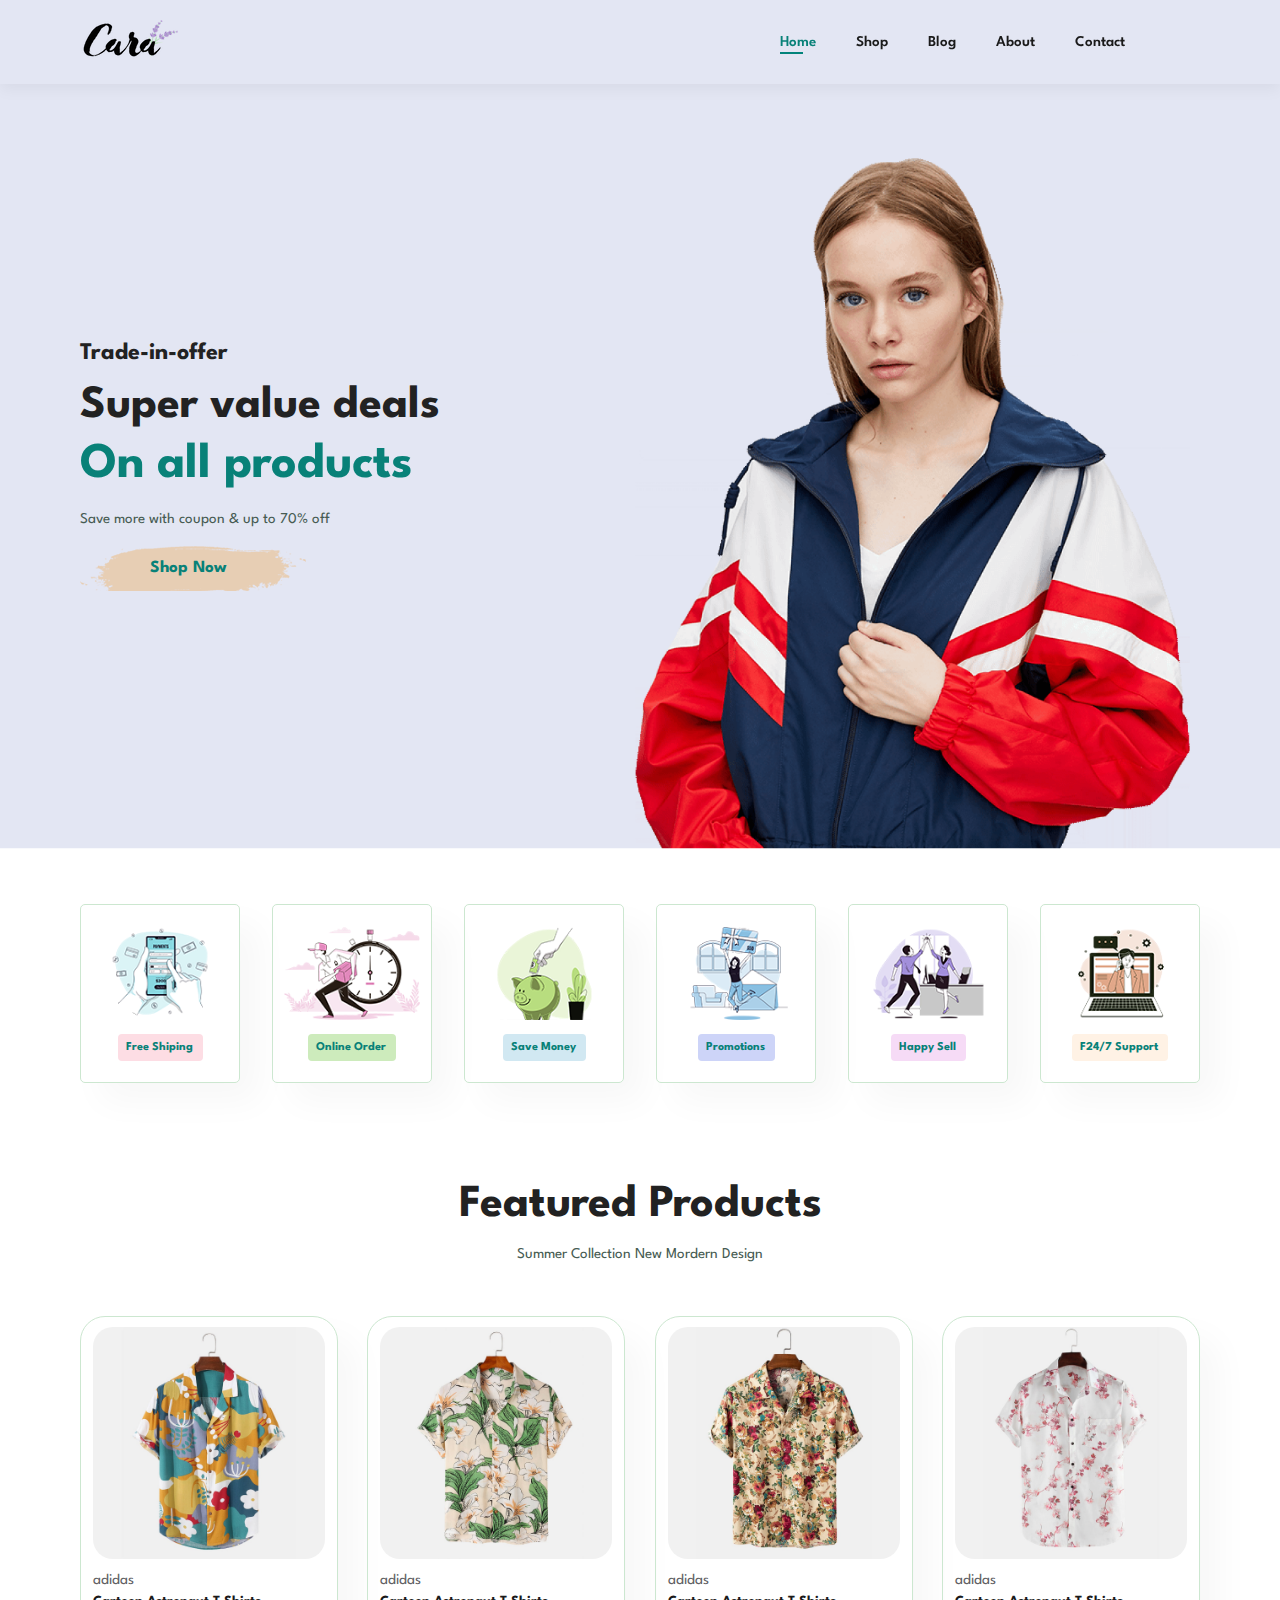
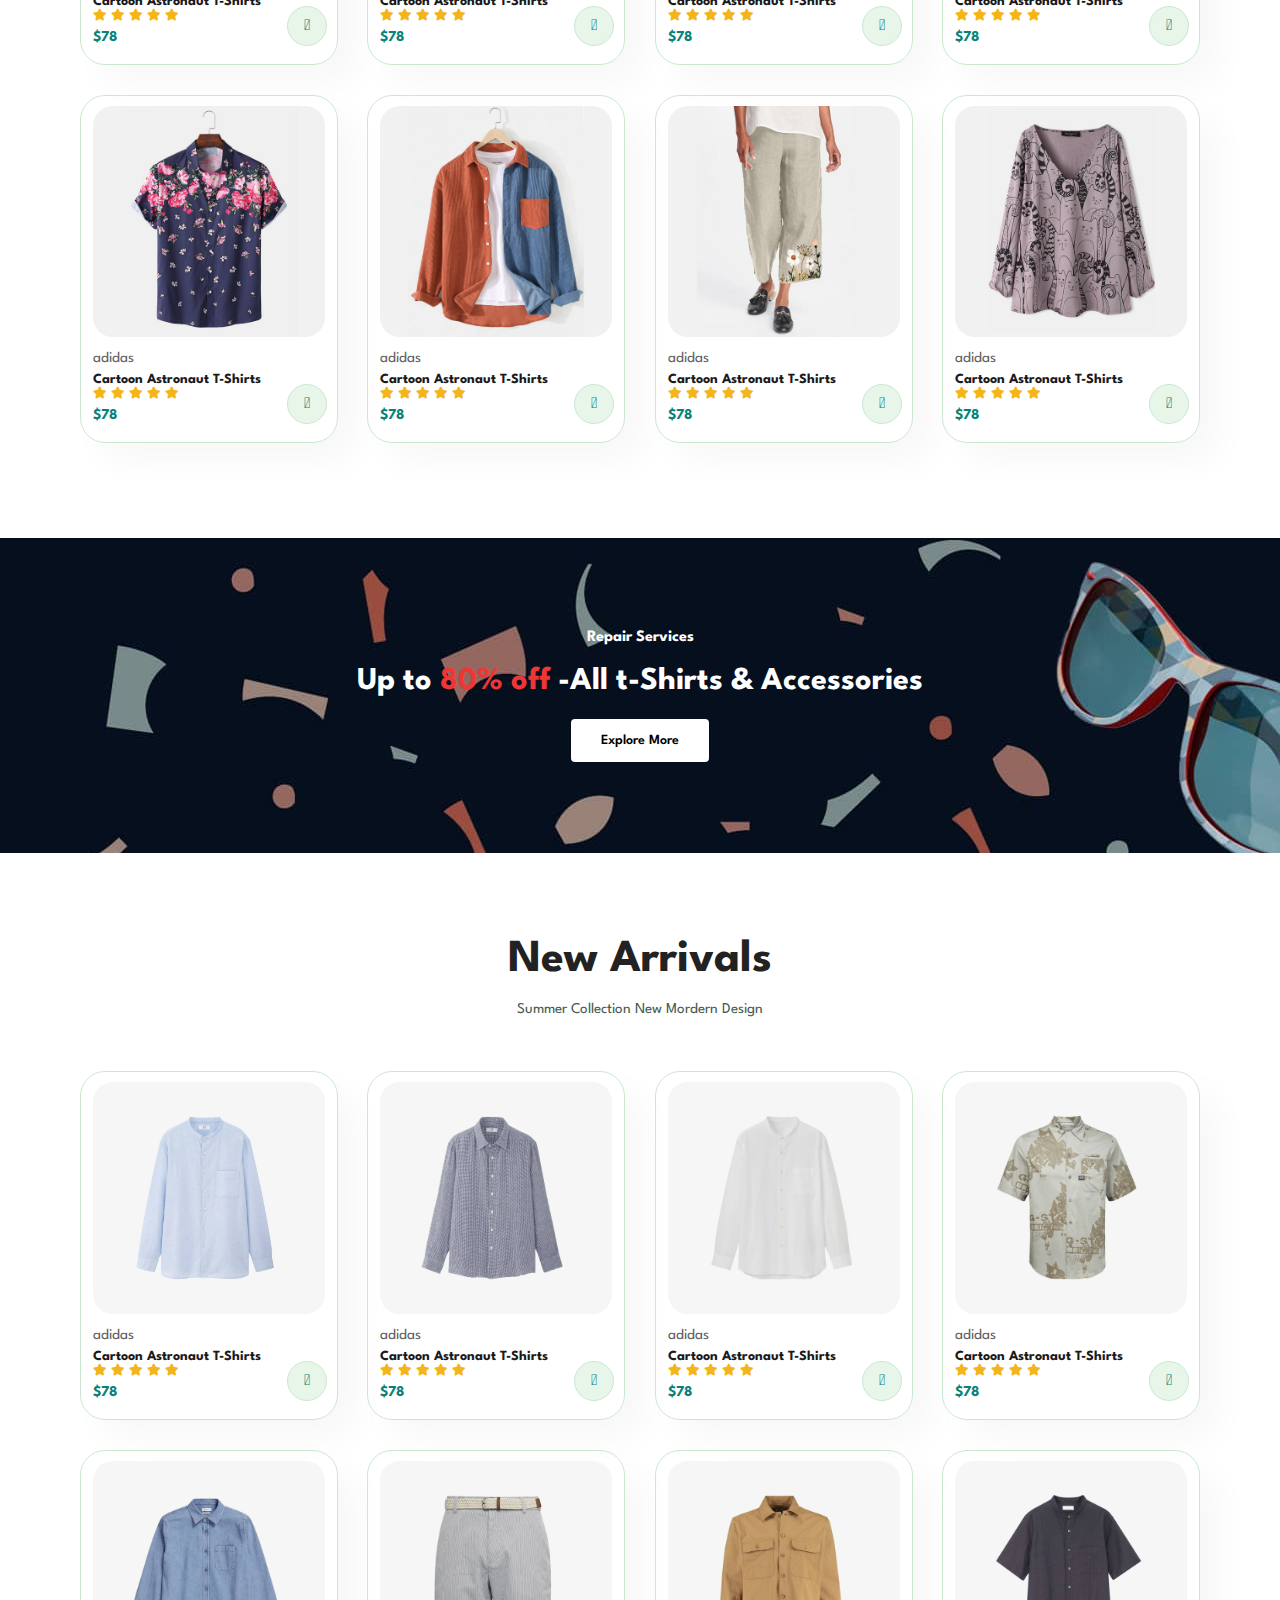
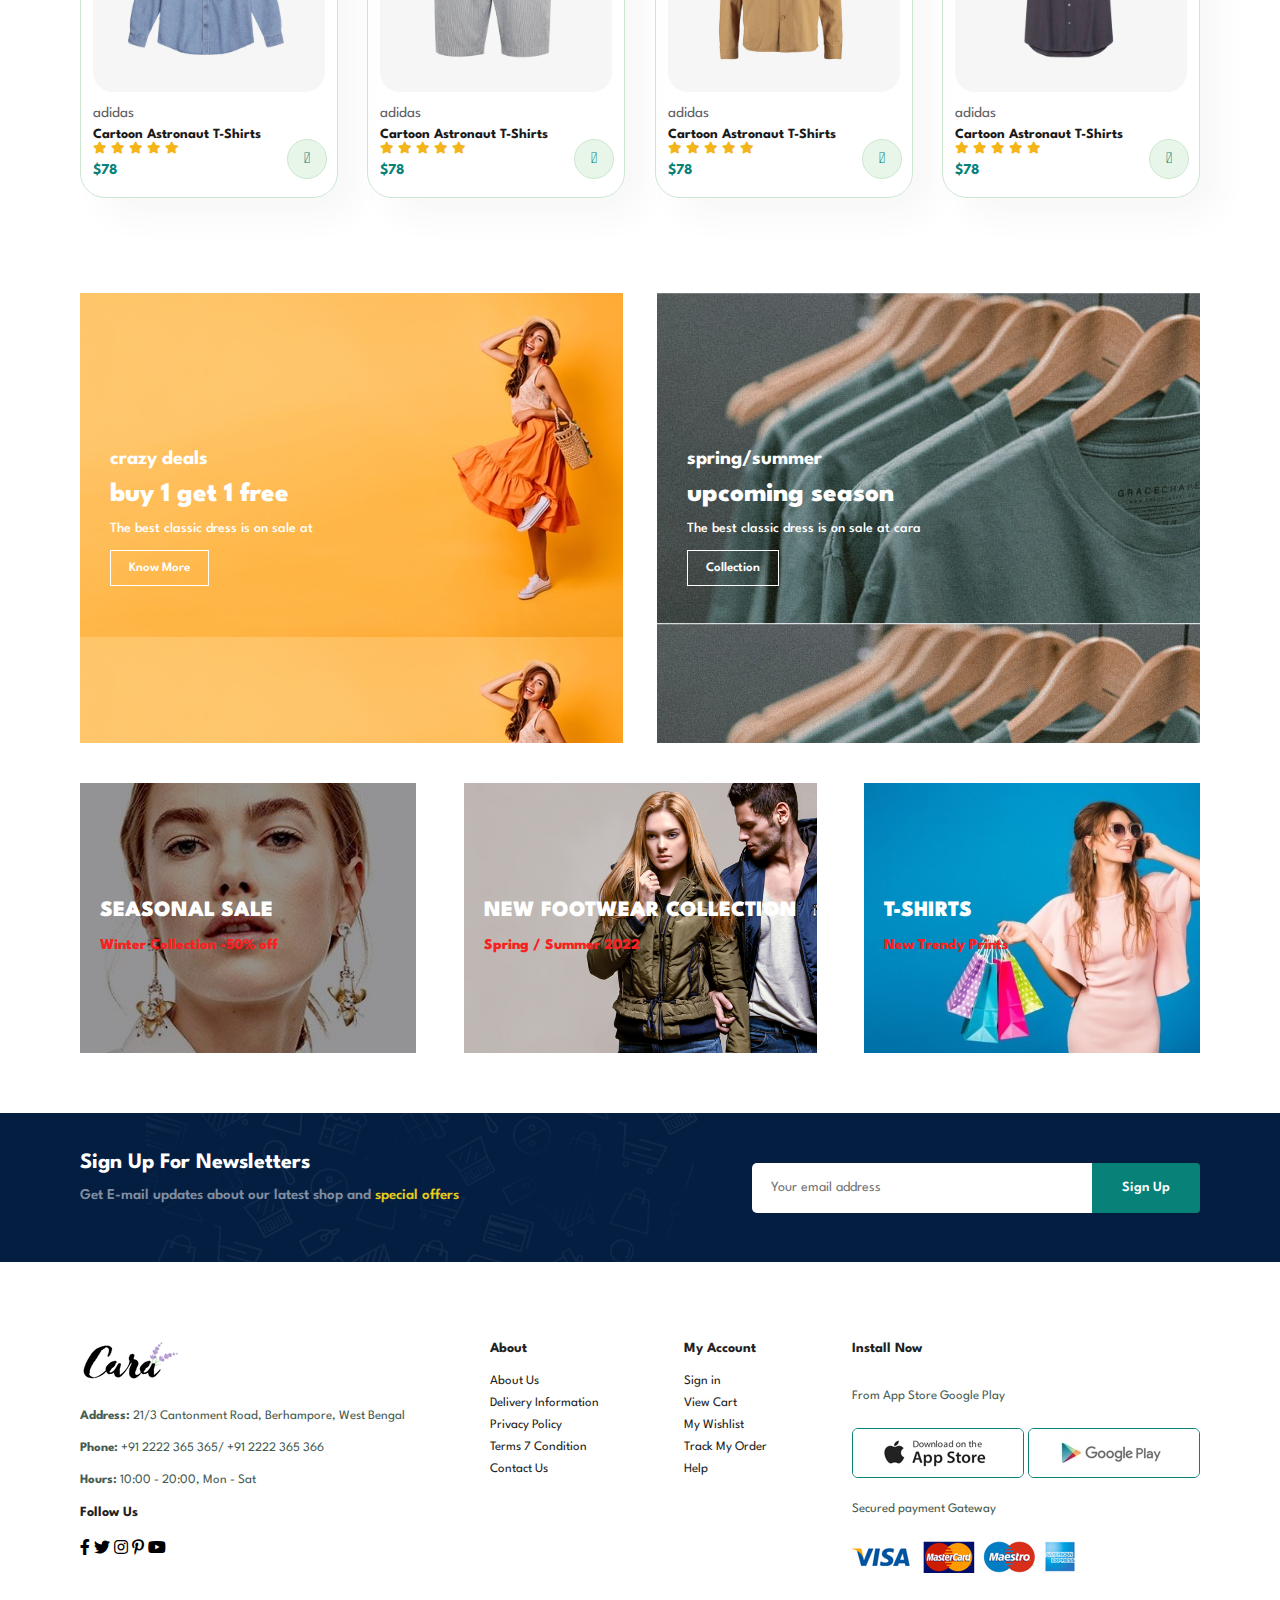
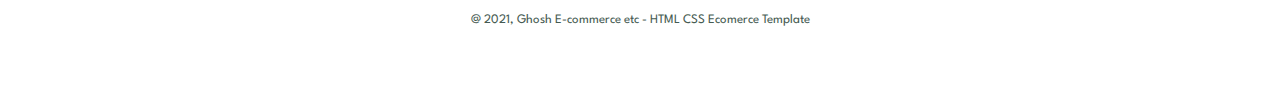
<file: index.html>
<!DOCTYPE html>
<html lang="en">

<head>
    <meta charset="UTF-8">
    <meta http-equiv="X-UA-Compatible" content="IE=edge">
    <meta name="viewport" content="width=device-width, initial-scale=1.0">
    <title>E-Commerce website jayanta</title>
    <link href="https://pro.fontawesome.com/releases/v5.10.0/css/all.css" rel="stylesheet">
    <link rel="stylesheet" href="style.css">
</head>

<body>

    <section id="header">
        <a href="#"><img src="img/logo.png" class="logo" alt=""></a>
        <div>
            <ul id="navbar">
                <li><a class="active" href="index.html">Home</a></li>
                <li><a href="shop.html">Shop</a></li>
                <li><a href="blog.html">Blog</a></li>
                <li><a href="about.html">About</a></li>
                <li><a href="contact.html">Contact</a></li>
                <li id="lg-bag"><a href="cart.html"><i class="far fa-shopping-bag"></i></a></li>
                <a href="#" id="close"><i class="far fa-times"></i></a>
            </ul>
        </div>
        <div id="mobile">
            <a href="cart.html"><i class="far fa-shopping-bag"></i></a>
            <i id="bar" class="fas fa-outdent"></i>
        </div>
    </section>

    <section id="hero">
        <h4>Trade-in-offer</h4>
        <h2>Super value deals</h2>
        <h1>On all products</h1>
        <p>Save more with coupon & up to 70% off</p>
        <button>Shop Now</button>
    </section>

    <section id="feature" class="section-p1">
        <div class="fe-box">
            <img src="img/features/f1.png" alt="">
            <h6>Free Shiping</h6>
        </div>
        <div class="fe-box">
            <img src="img/features/f2.png" alt="">
            <h6>Online Order</h6>
        </div>
        <div class="fe-box">
            <img src="img/features/f3.png" alt="">
            <h6>Save Money</h6>
        </div>
        <div class="fe-box">
            <img src="img/features/f4.png" alt="">
            <h6>Promotions</h6>
        </div>
        <div class="fe-box">
            <img src="img/features/f5.png" alt="">
            <h6>Happy Sell</h6>
        </div>
        <div class="fe-box">
            <img src="img/features/f6.png" alt="">
            <h6>F24/7 Support</h6>
        </div>
    </section>

    <section id="product1" class="section-p1">
        <h2>Featured Products</h2>
        <p>Summer Collection New Mordern Design</p>
        <div class="pro-container">
            <div class="pro">
                <img src="img/products/f1.jpg" alt="">
                <div class="des">
                    <span>adidas</span>
                    <h5>Cartoon Astronaut T-Shirts</h5>
                    <div class="star">
                        <i class="fas fa-star"></i>
                        <i class="fas fa-star"></i>
                        <i class="fas fa-star"></i>
                        <i class="fas fa-star"></i>
                        <i class="fas fa-star"></i>
                    </div>
                    <h4>$78</h4>
                </div>
                <a href="#"><i class="fal fa-shopping-cart cart"></i></a>
            </div>
            <div class="pro">
                <img src="img/products/f2.jpg" alt="">
                <div class="des">
                    <span>adidas</span>
                    <h5>Cartoon Astronaut T-Shirts</h5>
                    <div class="star">
                        <i class="fas fa-star"></i>
                        <i class="fas fa-star"></i>
                        <i class="fas fa-star"></i>
                        <i class="fas fa-star"></i>
                        <i class="fas fa-star"></i>
                    </div>
                    <h4>$78</h4>
                </div>
                <a href="#"><i class="fal fa-shopping-cart cart"></i></a>
            </div>
            <div class="pro">
                <img src="img/products/f3.jpg" alt="">
                <div class="des">
                    <span>adidas</span>
                    <h5>Cartoon Astronaut T-Shirts</h5>
                    <div class="star">
                        <i class="fas fa-star"></i>
                        <i class="fas fa-star"></i>
                        <i class="fas fa-star"></i>
                        <i class="fas fa-star"></i>
                        <i class="fas fa-star"></i>
                    </div>
                    <h4>$78</h4>
                </div>
                <a href="#"><i class="fal fa-shopping-cart cart"></i></a>
            </div>
            <div class="pro">
                <img src="img/products/f4.jpg" alt="">
                <div class="des">
                    <span>adidas</span>
                    <h5>Cartoon Astronaut T-Shirts</h5>
                    <div class="star">
                        <i class="fas fa-star"></i>
                        <i class="fas fa-star"></i>
                        <i class="fas fa-star"></i>
                        <i class="fas fa-star"></i>
                        <i class="fas fa-star"></i>
                    </div>
                    <h4>$78</h4>
                </div>
                <a href="#"><i class="fal fa-shopping-cart cart"></i></a>
            </div>
            <div class="pro">
                <img src="img/products/f5.jpg" alt="">
                <div class="des">
                    <span>adidas</span>
                    <h5>Cartoon Astronaut T-Shirts</h5>
                    <div class="star">
                        <i class="fas fa-star"></i>
                        <i class="fas fa-star"></i>
                        <i class="fas fa-star"></i>
                        <i class="fas fa-star"></i>
                        <i class="fas fa-star"></i>
                    </div>
                    <h4>$78</h4>
                </div>
                <a href="#"><i class="fal fa-shopping-cart cart"></i></a>
            </div>
            <div class="pro">
                <img src="img/products/f6.jpg" alt="">
                <div class="des">
                    <span>adidas</span>
                    <h5>Cartoon Astronaut T-Shirts</h5>
                    <div class="star">
                        <i class="fas fa-star"></i>
                        <i class="fas fa-star"></i>
                        <i class="fas fa-star"></i>
                        <i class="fas fa-star"></i>
                        <i class="fas fa-star"></i>
                    </div>
                    <h4>$78</h4>
                </div>
                <a href="#"><i class="fal fa-shopping-cart cart"></i></a>
            </div>
            <div class="pro">
                <img src="img/products/f7.jpg" alt="">
                <div class="des">
                    <span>adidas</span>
                    <h5>Cartoon Astronaut T-Shirts</h5>
                    <div class="star">
                        <i class="fas fa-star"></i>
                        <i class="fas fa-star"></i>
                        <i class="fas fa-star"></i>
                        <i class="fas fa-star"></i>
                        <i class="fas fa-star"></i>
                    </div>
                    <h4>$78</h4>
                </div>
                <a href="#"><i class="fal fa-shopping-cart cart"></i></a>
            </div>
            <div class="pro">
                <img src="img/products/f8.jpg" alt="">
                <div class="des">
                    <span>adidas</span>
                    <h5>Cartoon Astronaut T-Shirts</h5>
                    <div class="star">
                        <i class="fas fa-star"></i>
                        <i class="fas fa-star"></i>
                        <i class="fas fa-star"></i>
                        <i class="fas fa-star"></i>
                        <i class="fas fa-star"></i>
                    </div>
                    <h4>$78</h4>
                </div>
                <a href="#"><i class="fal fa-shopping-cart cart"></i></a>
            </div>
        </div>
    </section>

    <section id="banner" class="section-m1">
        <h4>Repair Services</h4>
        <h2>Up to <span>80% off</span> -All t-Shirts & Accessories</h2>
        <button class="normal">Explore More</button>
    </section>

    <section id="product1" class="section-p1">
        <h2>New Arrivals</h2>
        <p>Summer Collection New Mordern Design</p>
        <div class="pro-container">
            <div class="pro">
                <img src="img/products/n1.jpg" alt="">
                <div class="des">
                    <span>adidas</span>
                    <h5>Cartoon Astronaut T-Shirts</h5>
                    <div class="star">
                        <i class="fas fa-star"></i>
                        <i class="fas fa-star"></i>
                        <i class="fas fa-star"></i>
                        <i class="fas fa-star"></i>
                        <i class="fas fa-star"></i>
                    </div>
                    <h4>$78</h4>
                </div>
                <a href="#"><i class="fal fa-shopping-cart cart"></i></a>
            </div>
            <div class="pro">
                <img src="img/products/n2.jpg" alt="">
                <div class="des">
                    <span>adidas</span>
                    <h5>Cartoon Astronaut T-Shirts</h5>
                    <div class="star">
                        <i class="fas fa-star"></i>
                        <i class="fas fa-star"></i>
                        <i class="fas fa-star"></i>
                        <i class="fas fa-star"></i>
                        <i class="fas fa-star"></i>
                    </div>
                    <h4>$78</h4>
                </div>
                <a href="#"><i class="fal fa-shopping-cart cart"></i></a>
            </div>
            <div class="pro">
                <img src="img/products/n3.jpg" alt="">
                <div class="des">
                    <span>adidas</span>
                    <h5>Cartoon Astronaut T-Shirts</h5>
                    <div class="star">
                        <i class="fas fa-star"></i>
                        <i class="fas fa-star"></i>
                        <i class="fas fa-star"></i>
                        <i class="fas fa-star"></i>
                        <i class="fas fa-star"></i>
                    </div>
                    <h4>$78</h4>
                </div>
                <a href="#"><i class="fal fa-shopping-cart cart"></i></a>
            </div>
            <div class="pro">
                <img src="img/products/n4.jpg" alt="">
                <div class="des">
                    <span>adidas</span>
                    <h5>Cartoon Astronaut T-Shirts</h5>
                    <div class="star">
                        <i class="fas fa-star"></i>
                        <i class="fas fa-star"></i>
                        <i class="fas fa-star"></i>
                        <i class="fas fa-star"></i>
                        <i class="fas fa-star"></i>
                    </div>
                    <h4>$78</h4>
                </div>
                <a href="#"><i class="fal fa-shopping-cart cart"></i></a>
            </div>
            <div class="pro">
                <img src="img/products/n5.jpg" alt="">
                <div class="des">
                    <span>adidas</span>
                    <h5>Cartoon Astronaut T-Shirts</h5>
                    <div class="star">
                        <i class="fas fa-star"></i>
                        <i class="fas fa-star"></i>
                        <i class="fas fa-star"></i>
                        <i class="fas fa-star"></i>
                        <i class="fas fa-star"></i>
                    </div>
                    <h4>$78</h4>
                </div>
                <a href="#"><i class="fal fa-shopping-cart cart"></i></a>
            </div>
            <div class="pro">
                <img src="img/products/n6.jpg" alt="">
                <div class="des">
                    <span>adidas</span>
                    <h5>Cartoon Astronaut T-Shirts</h5>
                    <div class="star">
                        <i class="fas fa-star"></i>
                        <i class="fas fa-star"></i>
                        <i class="fas fa-star"></i>
                        <i class="fas fa-star"></i>
                        <i class="fas fa-star"></i>
                    </div>
                    <h4>$78</h4>
                </div>
                <a href="#"><i class="fal fa-shopping-cart cart"></i></a>
            </div>
            <div class="pro">
                <img src="img/products/n7.jpg" alt="">
                <div class="des">
                    <span>adidas</span>
                    <h5>Cartoon Astronaut T-Shirts</h5>
                    <div class="star">
                        <i class="fas fa-star"></i>
                        <i class="fas fa-star"></i>
                        <i class="fas fa-star"></i>
                        <i class="fas fa-star"></i>
                        <i class="fas fa-star"></i>
                    </div>
                    <h4>$78</h4>
                </div>
                <a href="#"><i class="fal fa-shopping-cart cart"></i></a>
            </div>
            <div class="pro">
                <img src="img/products/n8.jpg" alt="">
                <div class="des">
                    <span>adidas</span>
                    <h5>Cartoon Astronaut T-Shirts</h5>
                    <div class="star">
                        <i class="fas fa-star"></i>
                        <i class="fas fa-star"></i>
                        <i class="fas fa-star"></i>
                        <i class="fas fa-star"></i>
                        <i class="fas fa-star"></i>
                    </div>
                    <h4>$78</h4>
                </div>
                <a href="#"><i class="fal fa-shopping-cart cart"></i></a>
            </div>
        </div>
    </section>

    <section id="sm-banner" class="section-p1">
        <div class="banner-box">
            <h4>crazy deals</h4>
            <h2>buy 1 get 1 free</h2>
            <span>The best classic dress is on sale at</span>
            <button class="white">Know More</button>
        </div>
        <div class="banner-box banner-box2">
            <h4>spring/summer</h4>
            <h2>upcoming season</h2>
            <span>The best classic dress is on sale at cara</span>
            <button class="white">Collection</button>
        </div>
    </section>

    <section id="banner2">
        <div class="banner-box">
            <h2>SEASONAL SALE</h2>
            <h3>Winter Collection -50% off</h3>
        </div>
        <div class="banner-box banner-box2">
            <h2>NEW FOOTWEAR COLLECTION</h2>
            <h3>Spring / Summer 2022</h3>
        </div>
        <div class="banner-box banner-box3">
            <h2>T-SHIRTS</h2>
            <h3>New Trendy Prints</h3>
        </div>
    </section>

    <section id="newsletter" class="section-m1 section-p1">
        <div class="news-text">
            <h4>Sign Up For Newsletters</h4>
            <p>Get E-mail updates about our latest shop and <span>special offers</span></p>
        </div>
        <div class="form">
            <input type="text" placeholder="Your email address">
            <button class="normal">Sign Up</button>
        </div>
    </section>

    <footer class="section-p1">
        <div class="col">
            <img class="logo" src="img/logo.png" alt="">
            <h4Contacth4>
                <p><Strong>Address: </Strong>21/3 Cantonment Road, Berhampore, West Bengal</p>
                <p><Strong>Phone: </Strong>+91 2222 365 365/ +91 2222 365 366</p>
                <p><Strong>Hours: </Strong>10:00 - 20:00, Mon - Sat</p>
                <div class="follow">
                    <h4>Follow Us</h4>
                    <div>
                        <i class="fab fa-facebook-f"></i>
                        <i class="fab fa-twitter"></i>
                        <i class="fab fa-instagram"></i>
                        <i class="fab fa-pinterest-p"></i>
                        <i class="fab fa-youtube"></i>
                    </div>
                </div>
        </div>
        <div class="col">
            <h4>About</h4>
            <a href="#">About Us</a>
            <a href="#">Delivery Information</a>
            <a href="#">Privacy Policy</a>
            <a href="#">Terms 7 Condition</a>
            <a href="#">Contact Us</a>
        </div>
        <div class="col">
            <h4>My Account</h4>
            <a href="#">Sign in</a>
            <a href="#">View Cart</a>
            <a href="#">My Wishlist</a>
            <a href="#">Track My Order</a>
            <a href="#">Help</a>
        </div>
        <div class="col install">
            <h4>Install Now</h4>
            <p>From App Store Google Play</p>
            <div class="row">
                <img src="img/pay/app.jpg" alt="">
                <img src="img/pay/play.jpg" alt="">
            </div>
            <P>Secured payment Gateway</P>
            <img src="img/pay/pay.png" alt="">
        </div>
        <div class="copyright">
            <p>@ 2021, Ghosh E-commerce etc - HTML CSS Ecomerce Template</p>
        </div>
    </footer>



    <script src="script.js"></script>
</body>

</html>
</file>
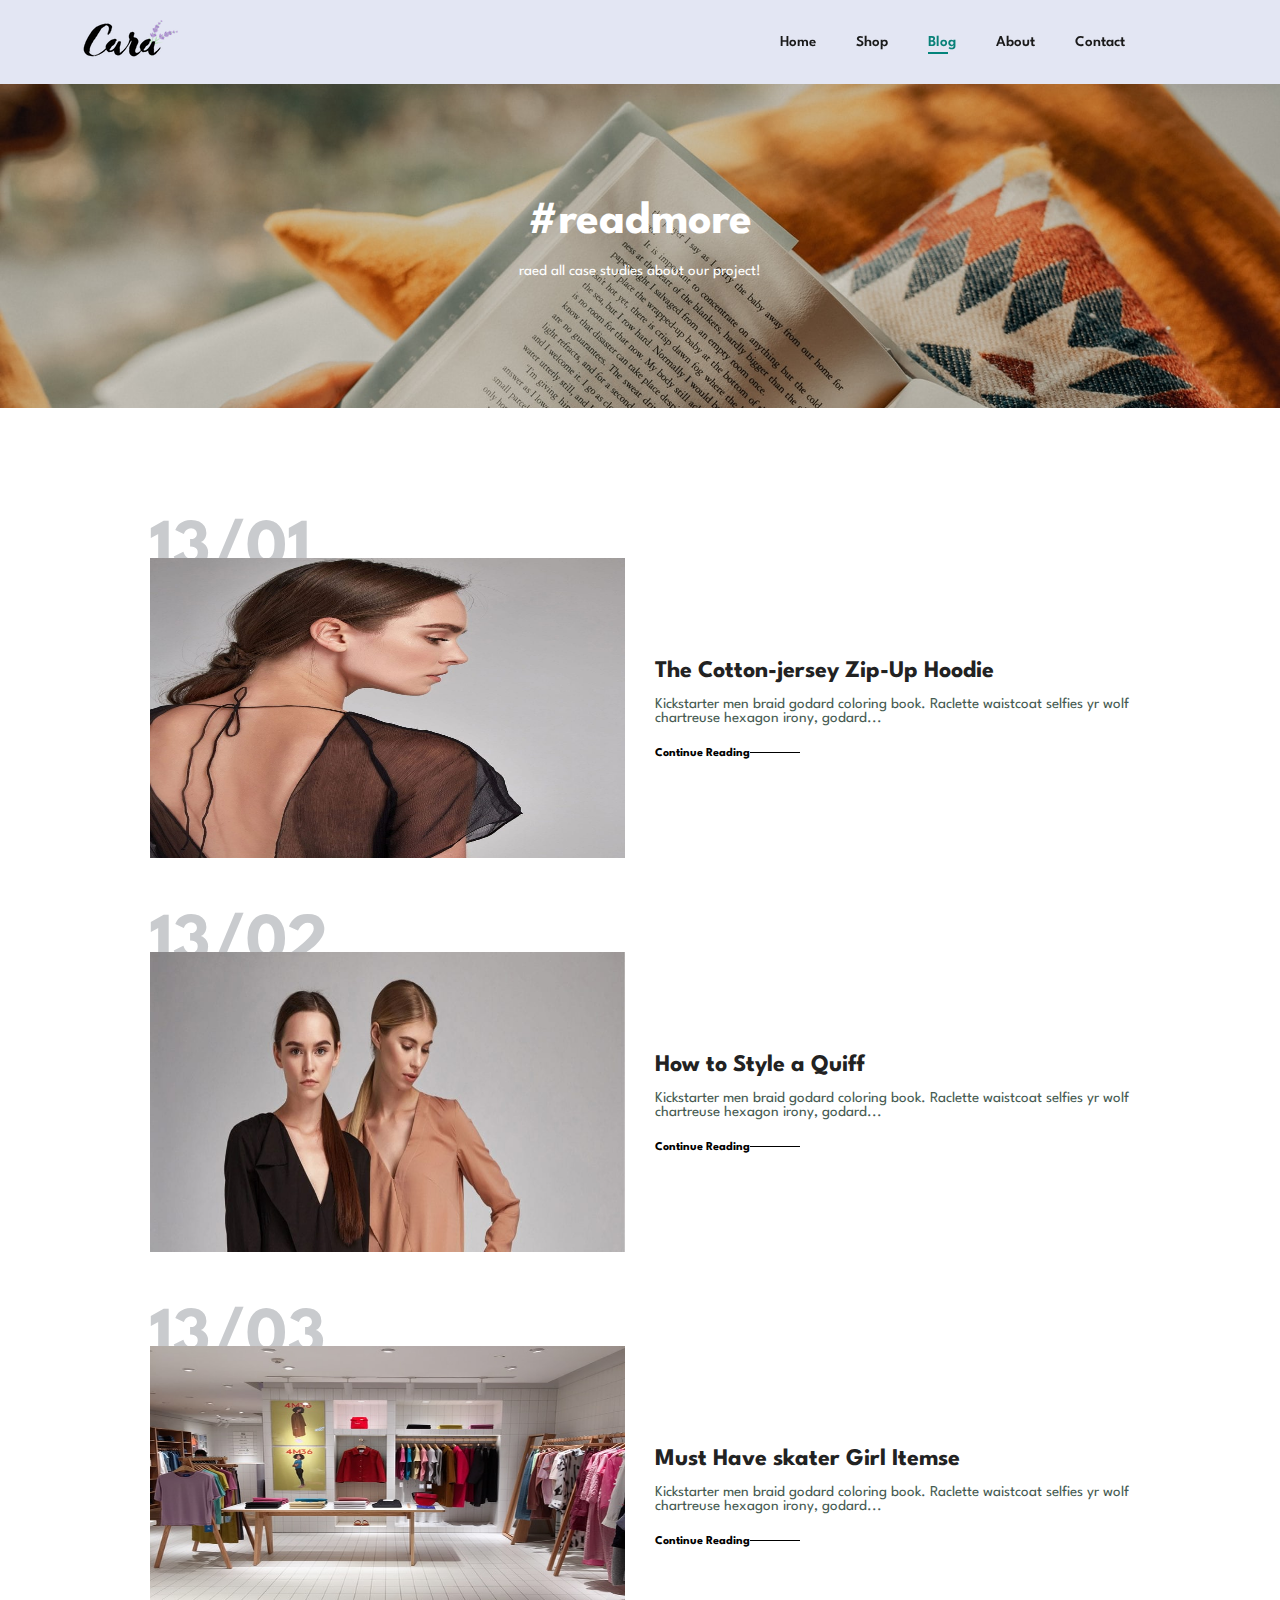
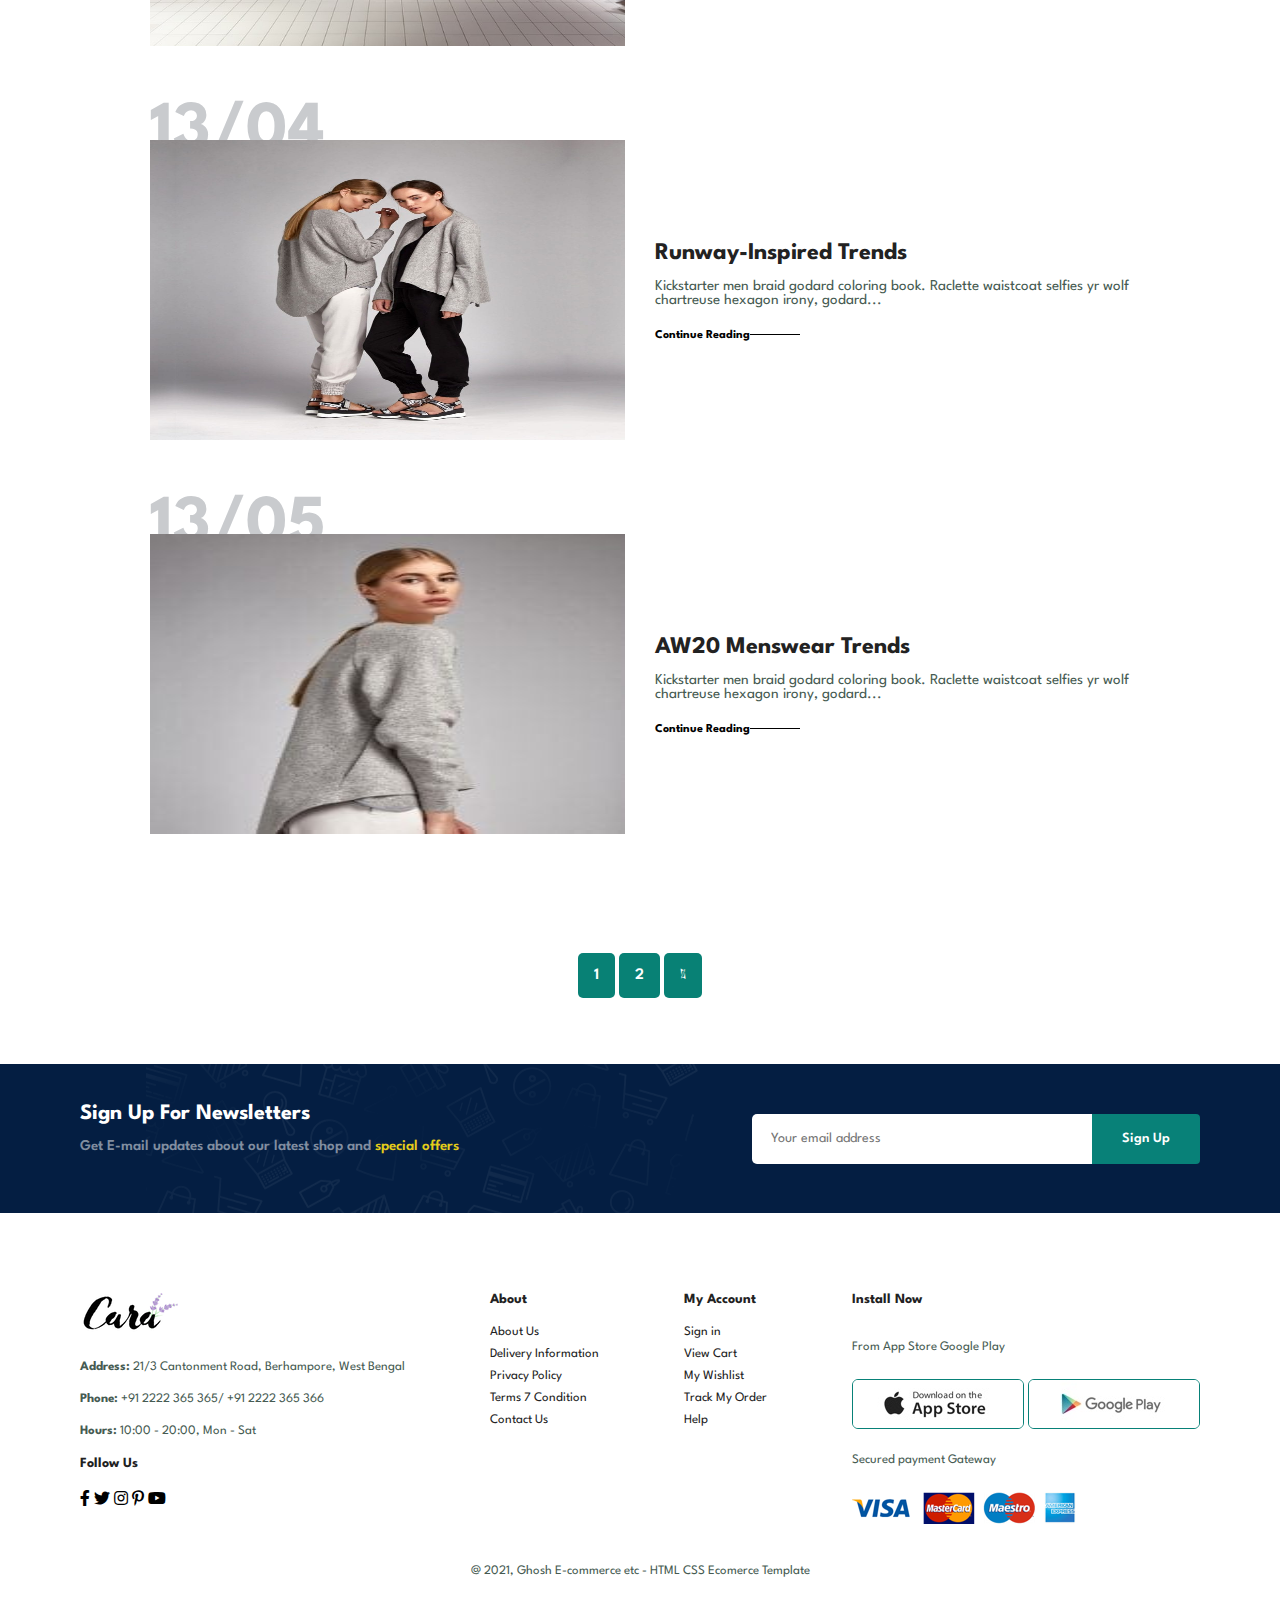
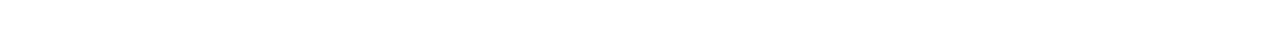
<file: blog.html>
<!DOCTYPE html>
<html lang="en">

<head>
    <meta charset="UTF-8">
    <meta http-equiv="X-UA-Compatible" content="IE=edge">
    <meta name="viewport" content="width=device-width, initial-scale=1.0">
    <title>Ghosh E-Commerce website</title>
    <link href="https://pro.fontawesome.com/releases/v5.10.0/css/all.css" rel="stylesheet">
    <link rel="stylesheet" href="style.css">
</head>

<body>

    <section id="header">
        <a href="#"><img src="img/logo.png" class="logo" alt=""></a>
        <div>
            <ul id="navbar">
                <li><a href="index.html">Home</a></li>
                <li><a href="shop.html">Shop</a></li>
                <li><a class="active" href="blog.html">Blog</a></li>
                <li><a href="about.html">About</a></li>
                <li><a href="contact.html">Contact</a></li>
                <li><a href="cart.html"><i class="far fa-shopping-bag"></i></a></li>
            </ul>
        </div>
    </section>

    <section id="page-blog">
        <h2>#readmore</h2>
        <p>raed all case studies about our project!</p>
    </section>

    <section id="blog">
        <div class="blog-box">
            <div class="blog-img">
                <img src="img/blog/b1.jpg" alt="">
            </div>
            <div class="blog-details">
                <h4>The Cotton-jersey Zip-Up Hoodie</h4>
                <p>Kickstarter men braid godard coloring book.
                    Raclette waistcoat selfies yr wolf
                    chartreuse hexagon irony, godard...</p>
                <a href="#">Continue Reading</a>
            </div>
            <h1>13/01</h1>
        </div>
        <div class="blog-box">
            <div class="blog-img">
                <img src="img/blog/b2.jpg" alt="">
            </div>
            <div class="blog-details">
                <h4>How to Style a Quiff</h4>
                <p>Kickstarter men braid godard coloring book.
                    Raclette waistcoat selfies yr wolf
                    chartreuse hexagon irony, godard...</p>
                <a href="#">Continue Reading</a>
            </div>
            <h1>13/02</h1>
        </div>
        <div class="blog-box">
            <div class="blog-img">
                <img src="img/blog/b3.jpg" alt="">
            </div>
            <div class="blog-details">
                <h4>Must Have skater Girl Itemse</h4>
                <p>Kickstarter men braid godard coloring book.
                    Raclette waistcoat selfies yr wolf
                    chartreuse hexagon irony, godard...</p>
                <a href="#">Continue Reading</a>
            </div>
            <h1>13/03</h1>
        </div>
        <div class="blog-box">
            <div class="blog-img">
                <img src="img/blog/b4.jpg" alt="">
            </div>
            <div class="blog-details">
                <h4>Runway-Inspired Trends</h4>
                <p>Kickstarter men braid godard coloring book.
                    Raclette waistcoat selfies yr wolf
                    chartreuse hexagon irony, godard...</p>
                <a href="#">Continue Reading</a>
            </div>
            <h1>13/04</h1>
        </div>
        <div class="blog-box">
            <div class="blog-img">
                <img src="img/blog/b5.jpg" alt="">
            </div>
            <div class="blog-details">
                <h4>AW20 Menswear Trends</h4>
                <p>Kickstarter men braid godard coloring book.
                    Raclette waistcoat selfies yr wolf
                    chartreuse hexagon irony, godard...</p>
                <a href="#">Continue Reading</a>
            </div>
            <h1>13/05</h1>
        </div>
    </section>

    <section id="pagination" class="section-p1">
        <a href="#">1</a>
        <a href="#">2</a>
        <a href="#"><i class="fal fa-long-arrow-alt-right"></i></a>
    </section>

    <section id="newsletter" class="section-m1 section-p1">
        <div class="news-text">
            <h4>Sign Up For Newsletters</h4>
            <p>Get E-mail updates about our latest shop and <span>special offers</span></p>
        </div>
        <div class="form">
            <input type="text" placeholder="Your email address">
            <button class="normal">Sign Up</button>
        </div>
    </section>

    <footer class="section-p1">
        <div class="col">
            <img class="logo" src="img/logo.png" alt="">
            <h4Contacth4>
                <p><Strong>Address: </Strong>21/3 Cantonment Road, Berhampore, West Bengal</p>
                <p><Strong>Phone: </Strong>+91 2222 365 365/ +91 2222 365 366</p>
                <p><Strong>Hours: </Strong>10:00 - 20:00, Mon - Sat</p>
                <div class="follow">
                    <h4>Follow Us</h4>
                    <div>
                        <i class="fab fa-facebook-f"></i>
                        <i class="fab fa-twitter"></i>
                        <i class="fab fa-instagram"></i>
                        <i class="fab fa-pinterest-p"></i>
                        <i class="fab fa-youtube"></i>
                    </div>
                </div>
        </div>
        <div class="col">
            <h4>About</h4>
            <a href="#">About Us</a>
            <a href="#">Delivery Information</a>
            <a href="#">Privacy Policy</a>
            <a href="#">Terms 7 Condition</a>
            <a href="#">Contact Us</a>
        </div>
        <div class="col">
            <h4>My Account</h4>
            <a href="#">Sign in</a>
            <a href="#">View Cart</a>
            <a href="#">My Wishlist</a>
            <a href="#">Track My Order</a>
            <a href="#">Help</a>
        </div>
        <div class="col install">
            <h4>Install Now</h4>
            <p>From App Store Google Play</p>
            <div class="row">
                <img src="img/pay/app.jpg" alt="">
                <img src="img/pay/play.jpg" alt="">
            </div>
            <P>Secured payment Gateway</P>
            <img src="img/pay/pay.png" alt="">
        </div>
        <div class="copyright">
            <p>@ 2021, Ghosh E-commerce etc - HTML CSS Ecomerce Template</p>
        </div>
    </footer>



    <script src="script.js"></script>
</body>

</html>
</file>
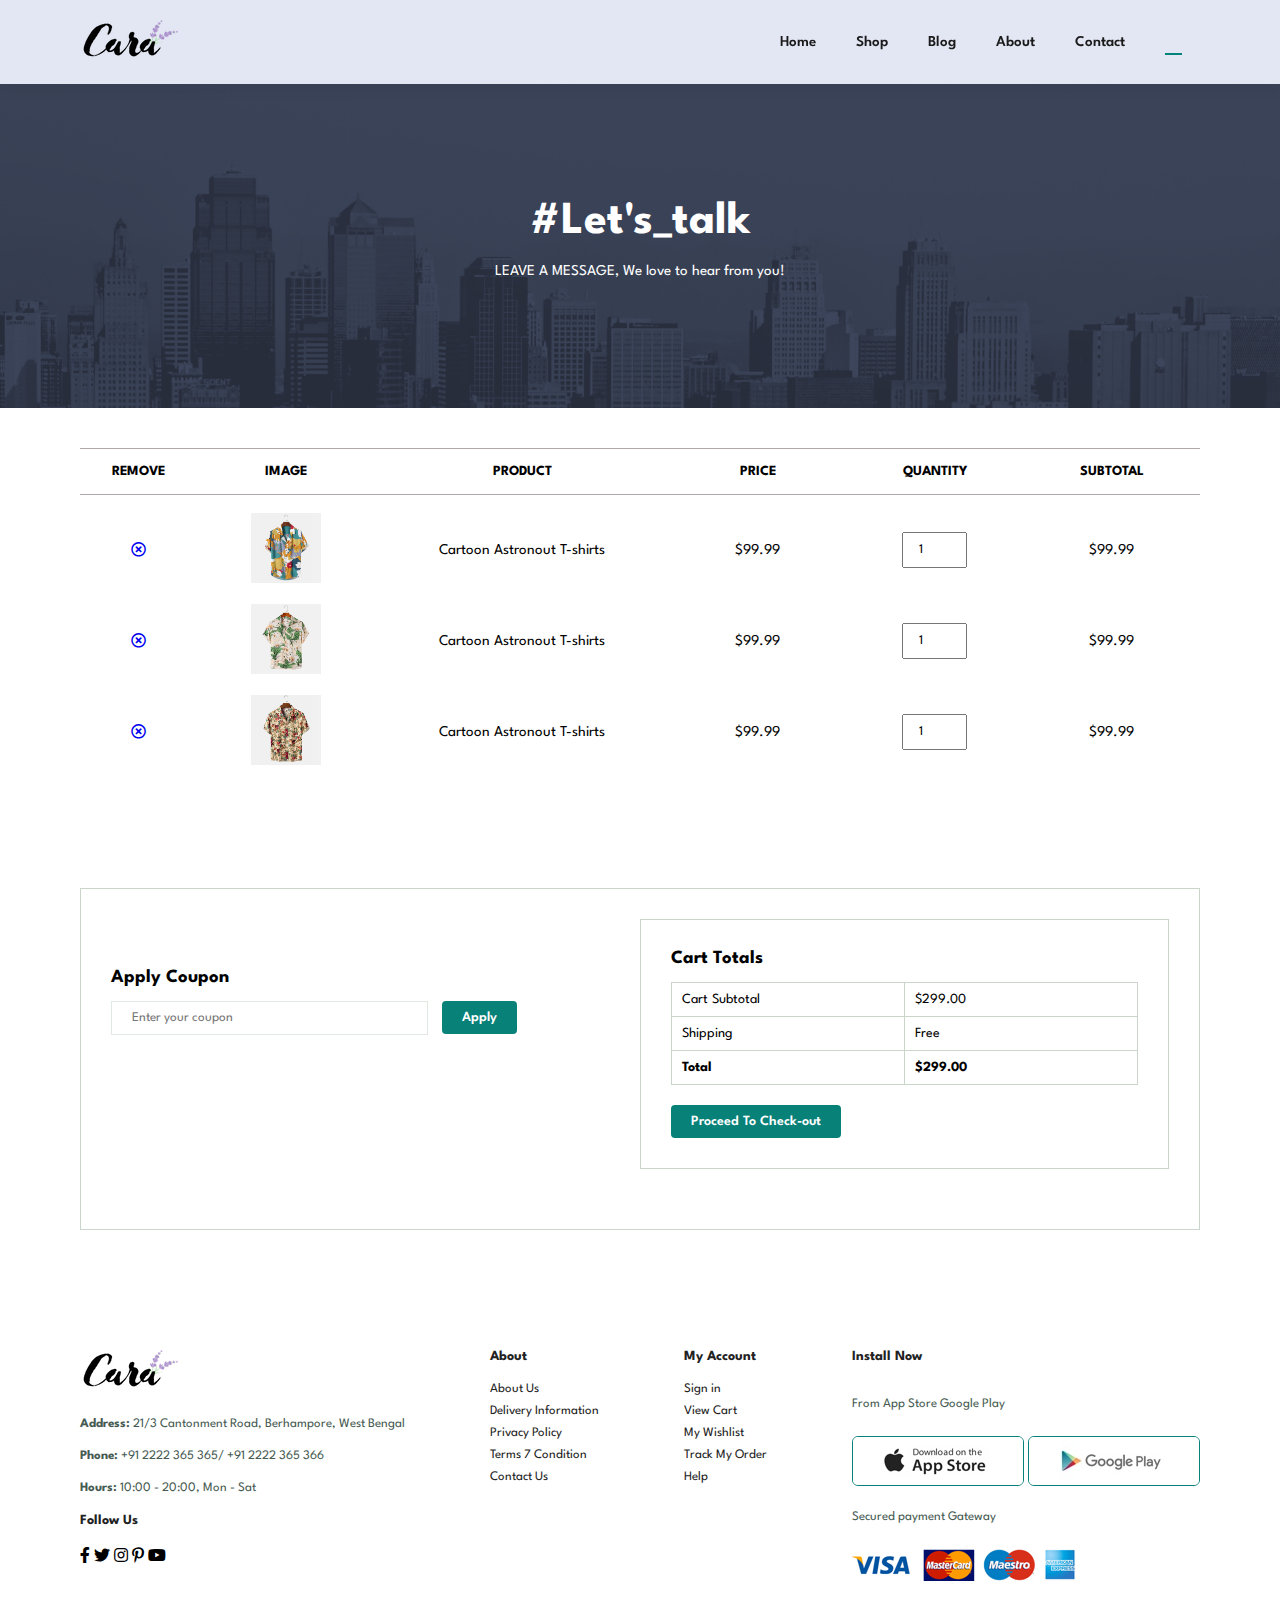
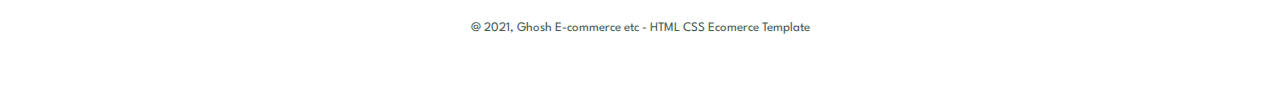
<file: cart.html>
<!DOCTYPE html>
<html lang="en">

<head>
    <meta charset="UTF-8">
    <meta http-equiv="X-UA-Compatible" content="IE=edge">
    <meta name="viewport" content="width=device-width, initial-scale=1.0">
    <title>Ghosh E-Commerce website</title>
    <link href="https://pro.fontawesome.com/releases/v5.10.0/css/all.css" rel="stylesheet">
    <link rel="stylesheet" href="style.css">
</head>

<body>

    <section id="header">
        <a href="#"><img src="img/logo.png" class="logo" alt=""></a>
        <div>
            <ul id="navbar">
                <li><a href="index.html">Home</a></li>
                <li><a href="shop.html">Shop</a></li>
                <li><a href="blog.html">Blog</a></li>
                <li><a href="about.html">About</a></li>
                <li><a href="contact.html">Contact</a></li>
                <li><a class="active" href="cart.html"><i class="far fa-shopping-bag"></i></a></li>
            </ul>
        </div>
    </section>

    <section id="page-header">
        <h2>#Let's_talk</h2>
        <p>LEAVE A MESSAGE, We love to hear from you!</p>
    </section>

    <section id="cart" class="section-p1">
        <table width="100%">
            <thead>
                <tr>
                    <td>Remove</td>
                    <td>Image</td>
                    <td>Product</td>
                    <td>Price</td>
                    <td>Quantity</td>
                    <td>Subtotal</td>
                </tr>
            </thead>
            <tbody>
                <tr>
                    <td><a href="#"><i class="far fa-times-circle"></i></a></td>
                    <td><img src="img/products/f1.jpg" alt=""></td>
                    <td>Cartoon Astronout T-shirts</td>
                    <td>$99.99</td>
                    <td><input type="number" value="1"></td>
                    <td>$99.99</td>
                </tr>
                <tr>
                    <td><a href="#"><i class="far fa-times-circle"></i></a></td>
                    <td><img src="img/products/f2.jpg" alt=""></td>
                    <td>Cartoon Astronout T-shirts</td>
                    <td>$99.99</td>
                    <td><input type="number" value="1"></td>
                    <td>$99.99</td>
                </tr>
                <tr>
                    <td><a href="#"><i class="far fa-times-circle"></i></a></td>
                    <td><img src="img/products/f3.jpg" alt=""></td>
                    <td>Cartoon Astronout T-shirts</td>
                    <td>$99.99</td>
                    <td><input type="number" value="1"></td>
                    <td>$99.99</td>
                </tr>
            </tbody>
        </table>
    </section>

    <section id="coupon" class="section-p1 ">
        <div class="discount">
            <h3>Apply Coupon</h3>
            <div>
                <input type="text" placeholder="Enter your coupon">
                <button class="normal"> Apply</button>
            </div>
        </div>
        <div class="total">
            <h3>Cart Totals</h3>
            <table>
                <tr>
                    <td>Cart Subtotal</td>
                    <td>$299.00</td>
                </tr>
                <tr>
                    <td>Shipping </td>
                    <td>Free</td>
                </tr>
                <tr>
                    <td><strong>Total</strong></td>
                    <td><strong>$299.00</strong></td>
                </tr>
            </table>
            <button class="normal">Proceed To Check-out</button>
        </div>
    </section>

    <footer class="section-p1">
        <div class="col">
            <img class="logo" src="img/logo.png" alt="">
            <h4Contacth4>
                <p><Strong>Address: </Strong>21/3 Cantonment Road, Berhampore, West Bengal</p>
                <p><Strong>Phone: </Strong>+91 2222 365 365/ +91 2222 365 366</p>
                <p><Strong>Hours: </Strong>10:00 - 20:00, Mon - Sat</p>
                <div class="follow">
                    <h4>Follow Us</h4>
                    <div>
                        <i class="fab fa-facebook-f"></i>
                        <i class="fab fa-twitter"></i>
                        <i class="fab fa-instagram"></i>
                        <i class="fab fa-pinterest-p"></i>
                        <i class="fab fa-youtube"></i>
                    </div>
                </div>
        </div>
        <div class="col">
            <h4>About</h4>
            <a href="#">About Us</a>
            <a href="#">Delivery Information</a>
            <a href="#">Privacy Policy</a>
            <a href="#">Terms 7 Condition</a>
            <a href="#">Contact Us</a>
        </div>
        <div class="col">
            <h4>My Account</h4>
            <a href="#">Sign in</a>
            <a href="#">View Cart</a>
            <a href="#">My Wishlist</a>
            <a href="#">Track My Order</a>
            <a href="#">Help</a>
        </div>
        <div class="col install">
            <h4>Install Now</h4>
            <p>From App Store Google Play</p>
            <div class="row">
                <img src="img/pay/app.jpg" alt="">
                <img src="img/pay/play.jpg" alt="">
            </div>
            <P>Secured payment Gateway</P>
            <img src="img/pay/pay.png" alt="">
        </div>
        <div class="copyright">
            <p>@ 2021, Ghosh E-commerce etc - HTML CSS Ecomerce Template</p>
        </div>
    </footer>



    <script src="script.js"></script>


</body>

</html>
</file>
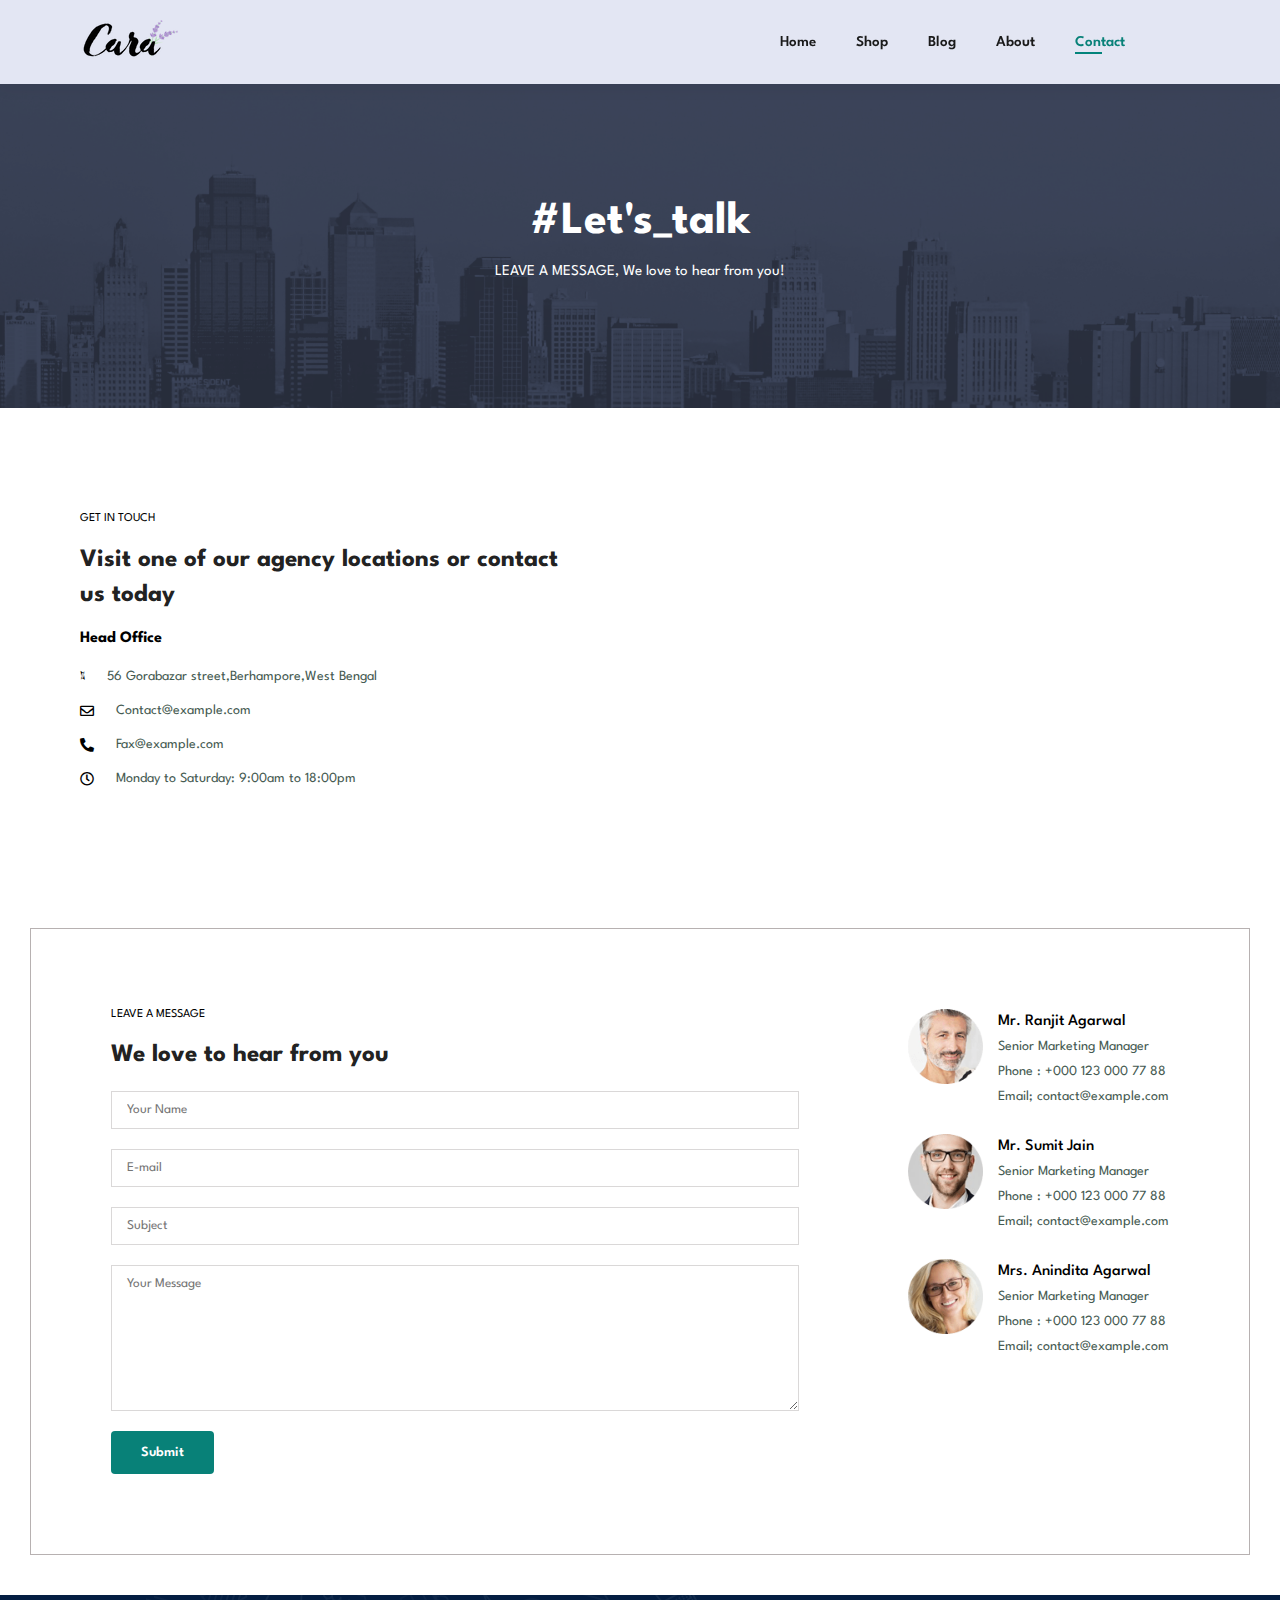
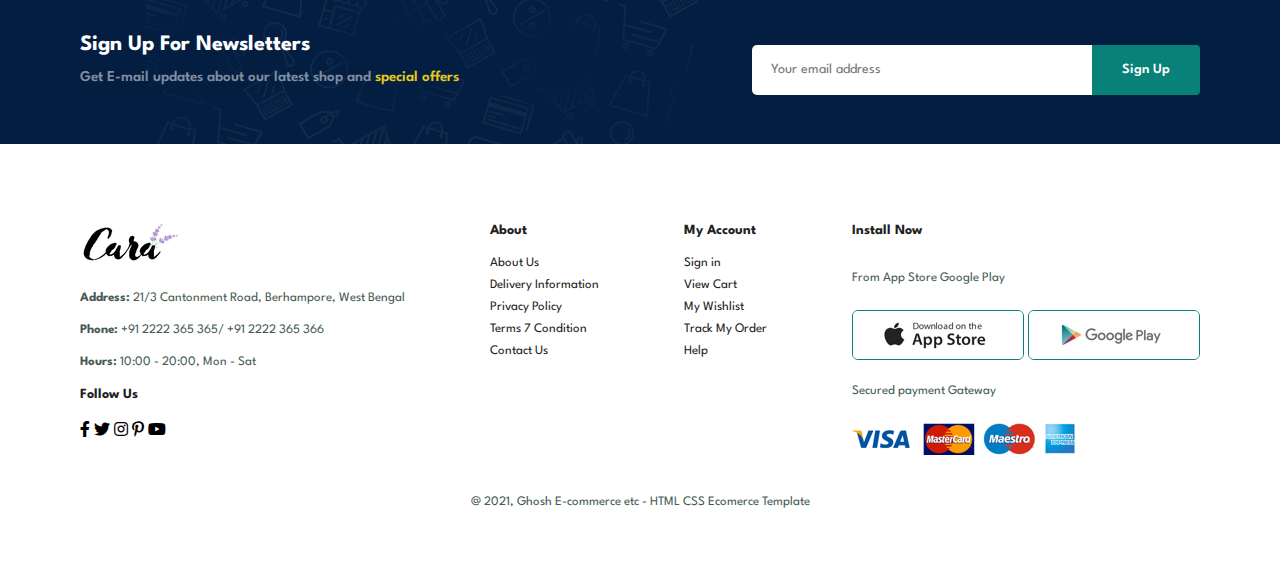
<file: contact.html>
<!DOCTYPE html>
<html lang="en">

<head>
    <meta charset="UTF-8">
    <meta http-equiv="X-UA-Compatible" content="IE=edge">
    <meta name="viewport" content="width=device-width, initial-scale=1.0">
    <title>Ghosh E-Commerce website</title>
    <link href="https://pro.fontawesome.com/releases/v5.10.0/css/all.css" rel="stylesheet">
    <link rel="stylesheet" href="style.css">
</head>

<body>

    <section id="header">
        <a href="#"><img src="img/logo.png" class="logo" alt=""></a>
        <div>
            <ul id="navbar">
                <li><a href="index.html">Home</a></li>
                <li><a href="shop.html">Shop</a></li>
                <li><a href="blog.html">Blog</a></li>
                <li><a href="about.html">About</a></li>
                <li><a class="active" href="contact.html">Contact</a></li>
                <li><a href="cart.html"><i class="far fa-shopping-bag"></i></a></li>
            </ul>
        </div>
    </section>

    <section id="page-header">
        <h2>#Let's_talk</h2>
        <p>LEAVE A MESSAGE, We love to hear from you!</p>
    </section>

    <section id="about-contact" class="section-p1">
        <div class="contact-details">
            <span>GET IN TOUCH</span>
            <h2>Visit one of our agency locations or contact us today</h3>
            <h3>Head Office</h4>
            <div>
                <li>
                    <i class="fal fa-map"></i>
                    <p>56 Gorabazar street,Berhampore,West Bengal</p>
                </li>
                <li>
                    <i class="far fa-envelope"></i>
                    <p>Contact@example.com</p>
                </li>
                <li>
                    <i class="fas fa-phone-alt"></i>
                    <p>Fax@example.com</p>
                </li>
                <li>
                    <i class="far fa-clock"></i>
                    <p>Monday to Saturday: 9:00am to 18:00pm</p>
                </li>
            </div>
        </div>

        <div class="map">
            <iframe
                src="https://www.google.com/maps/embed?pb=!1m18!1m12!1m3!1d3642.1422928249563!2d88.25278!3d24.096490999999997!2m3!1f0!2f0!3f0!3m2!1i1024!2i768!4f13.1!3m3!1m2!1s0x39f97dd0ee7dc333%3A0x36c1bc55f33d8d93!2sGovernment%20College%20Of%20Engineering%20and%20Textile%20Technology%2C%20Berhampore!5e0!3m2!1sen!2sin!4v1662618764625!5m2!1sen!2sin"
                width="600" height="450" style="border:0;" allowfullscreen="" loading="lazy"
                referrerpolicy="no-referrer-when-downgrade"></iframe>
        </div>
    </section>

    <section id="form-details">
        <form action="">
            <span>LEAVE A MESSAGE</span>
            <h2>We love to hear from you</h2>
            <input type="text" placeholder="Your Name">
            <input type="text" placeholder="E-mail">
            <input type="text" placeholder="Subject">
            <textarea name="" id="" cols="30" rows="10" placeholder="Your Message"></textarea>
            <button class="normal">Submit</button>
        </form>
        <div class="member">
            <div>
                <img src="img/people/1.png" alt="">
                <p><span>Mr. Ranjit Agarwal <br></span> Senior Marketing Manager <br>Phone : +000 123 000 77 88 <br> Email; contact@example.com</p>
            </div>
            <div>
                <img src="img/people/2.png" alt="">
                <p><span>Mr. Sumit Jain <br></span>Senior Marketing Manager <br>Phone : +000 123 000 77 88 <br> Email; contact@example.com</p>
            </div>
            <div>
                <img src="img/people/3.png" alt="">
                <p><span>Mrs. Anindita Agarwal <br></span>Senior Marketing Manager <br>Phone : +000 123 000 77 88 <br> Email; contact@example.com</p>
            </div>
        </div>
    </section>

    <section id="newsletter" class="section-m1 section-p1">
        <div class="news-text">
            <h4>Sign Up For Newsletters</h4>
            <p>Get E-mail updates about our latest shop and <span>special offers</span></p>
        </div>
        <div class="form">
            <input type="text" placeholder="Your email address">
            <button class="normal">Sign Up</button>
        </div>
    </section>

    <footer class="section-p1">
        <div class="col">
            <img class="logo" src="img/logo.png" alt="">
            <h4Contacth4>
                <p><Strong>Address: </Strong>21/3 Cantonment Road, Berhampore, West Bengal</p>
                <p><Strong>Phone: </Strong>+91 2222 365 365/ +91 2222 365 366</p>
                <p><Strong>Hours: </Strong>10:00 - 20:00, Mon - Sat</p>
                <div class="follow">
                    <h4>Follow Us</h4>
                    <div>
                        <i class="fab fa-facebook-f"></i>
                        <i class="fab fa-twitter"></i>
                        <i class="fab fa-instagram"></i>
                        <i class="fab fa-pinterest-p"></i>
                        <i class="fab fa-youtube"></i>
                    </div>
                </div>
        </div>
        <div class="col">
            <h4>About</h4>
            <a href="#">About Us</a>
            <a href="#">Delivery Information</a>
            <a href="#">Privacy Policy</a>
            <a href="#">Terms 7 Condition</a>
            <a href="#">Contact Us</a>
        </div>
        <div class="col">
            <h4>My Account</h4>
            <a href="#">Sign in</a>
            <a href="#">View Cart</a>
            <a href="#">My Wishlist</a>
            <a href="#">Track My Order</a>
            <a href="#">Help</a>
        </div>
        <div class="col install">
            <h4>Install Now</h4>
            <p>From App Store Google Play</p>
            <div class="row">
                <img src="img/pay/app.jpg" alt="">
                <img src="img/pay/play.jpg" alt="">
            </div>
            <P>Secured payment Gateway</P>
            <img src="img/pay/pay.png" alt="">
        </div>
        <div class="copyright">
            <p>@ 2021, Ghosh E-commerce etc - HTML CSS Ecomerce Template</p>
        </div>
    </footer>



    <script src="script.js"></script>


</body>

</html>
</file>
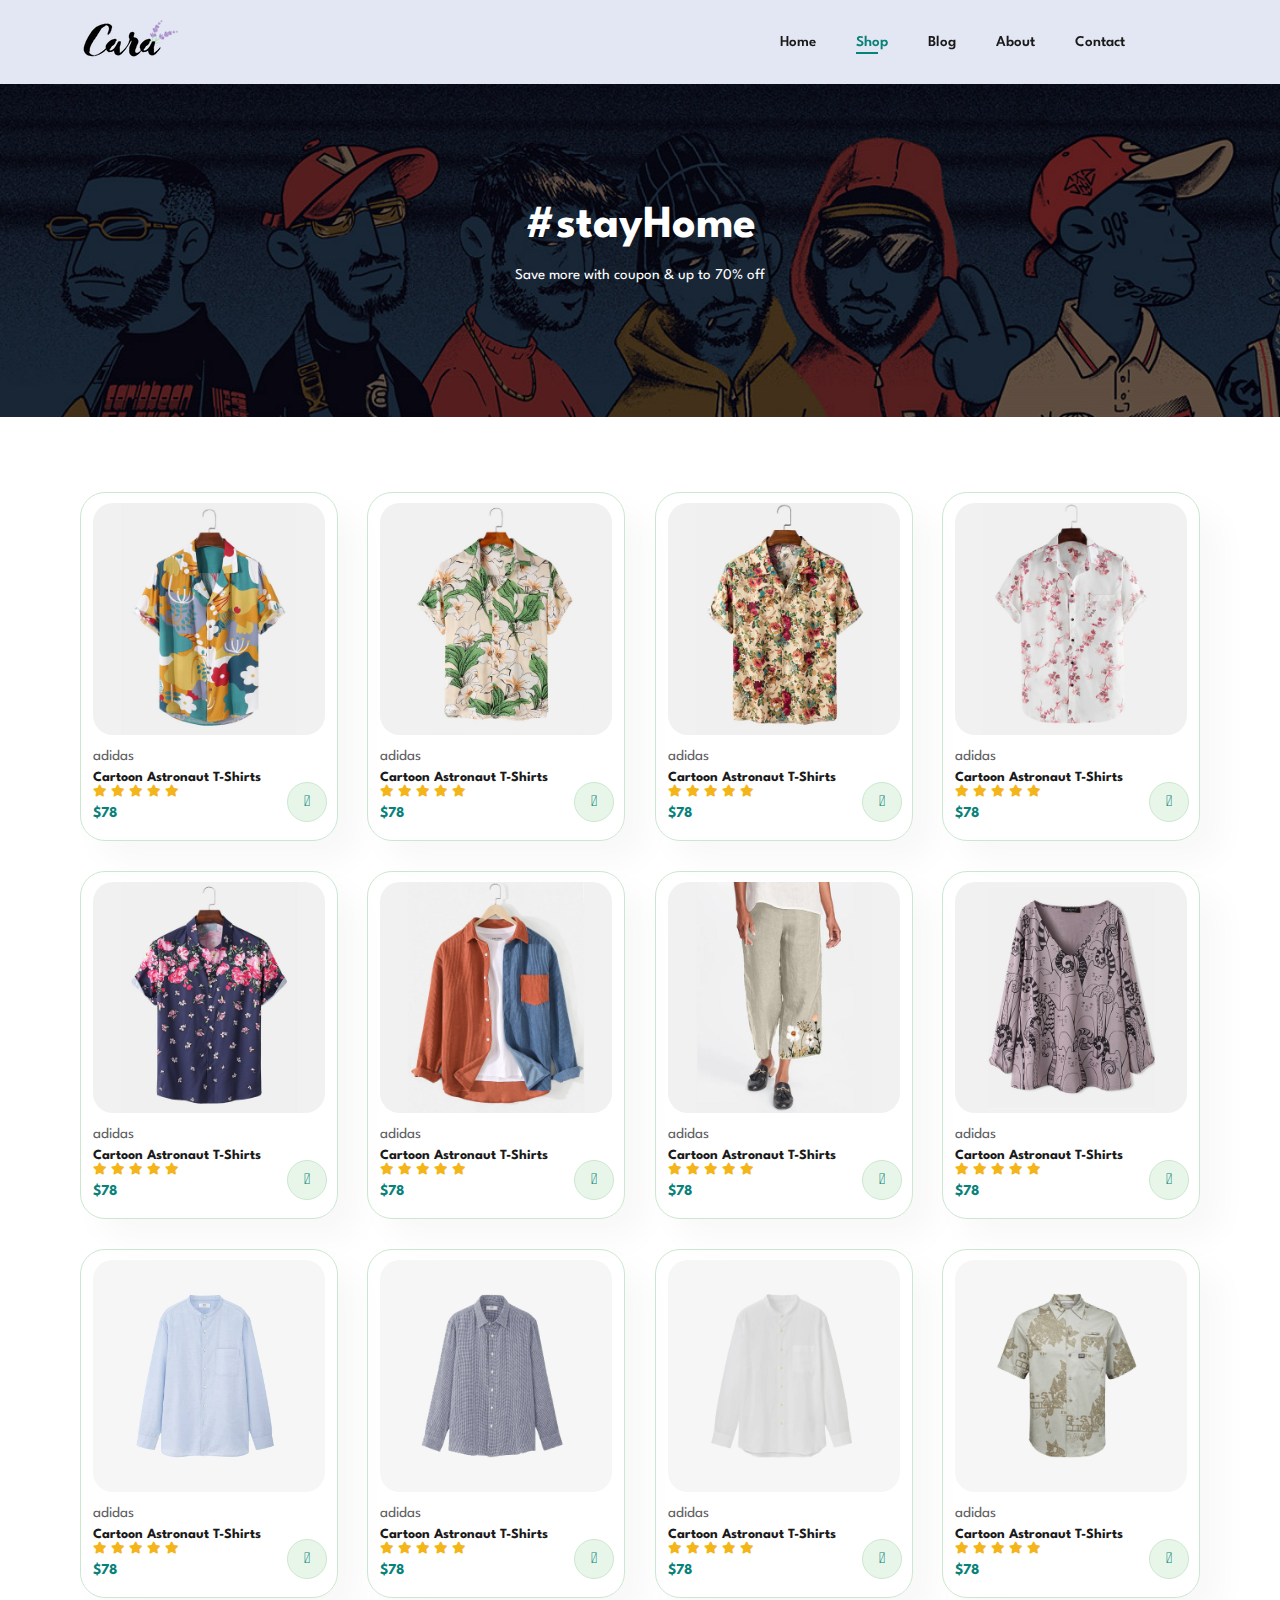
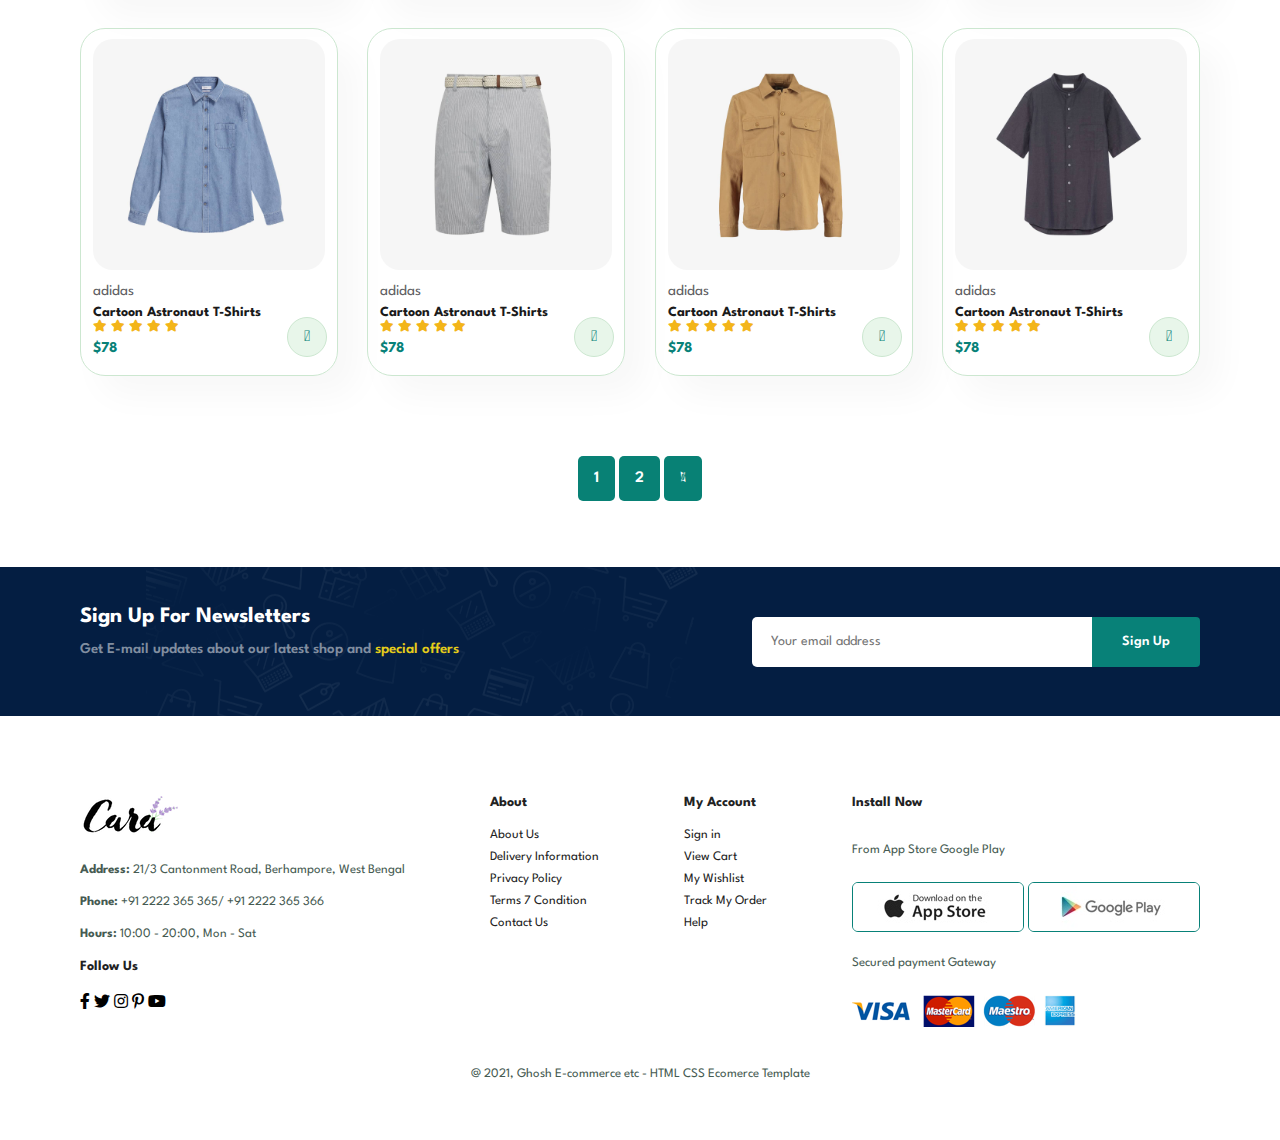
<file: shop.html>
<!DOCTYPE html>
<html lang="en">

<head>
    <meta charset="UTF-8">
    <meta http-equiv="X-UA-Compatible" content="IE=edge">
    <meta name="viewport" content="width=device-width, initial-scale=1.0">
    <title>Ghosh E-Commerce website</title>
    <link href="https://pro.fontawesome.com/releases/v5.10.0/css/all.css" rel="stylesheet">
    <link rel="stylesheet" href="style.css">
</head>

<body>

    <section id="header">
        <a href="#"><img src="img/logo.png" class="logo" alt=""></a>
        <div>
            <ul id="navbar">
                <li><a href="index.html">Home</a></li>
                <li><a class="active" href="shop.html">Shop</a></li>
                <li><a href="blog.html">Blog</a></li>
                <li><a href="about.html">About</a></li>
                <li><a href="contact.html">Contact</a></li>
                <li><a href="cart.html"><i class="far fa-shopping-bag"></i></a></li>
            </ul>
        </div>
    </section>

    <section id="page-shop">
        <h2>#stayHome</h2>
        <p>Save more with coupon & up to 70% off</p>
    </section>

    <section id="product1" class="section-p1">
        <div class="pro-container">
            <div class="pro" onclick="window.location.href='sproduct.html';">
                <img src="img/products/f1.jpg" alt="">
                <div class="des">
                    <span>adidas</span>
                    <h5>Cartoon Astronaut T-Shirts</h5>
                    <div class="star">
                        <i class="fas fa-star"></i>
                        <i class="fas fa-star"></i>
                        <i class="fas fa-star"></i>
                        <i class="fas fa-star"></i>
                        <i class="fas fa-star"></i>
                    </div>
                    <h4>$78</h4>
                </div>
                <a href="#"><i class="fal fa-shopping-cart cart"></i></a>
            </div>
            <div class="pro">
                <img src="img/products/f2.jpg" alt="">
                <div class="des">
                    <span>adidas</span>
                    <h5>Cartoon Astronaut T-Shirts</h5>
                    <div class="star">
                        <i class="fas fa-star"></i>
                        <i class="fas fa-star"></i>
                        <i class="fas fa-star"></i>
                        <i class="fas fa-star"></i>
                        <i class="fas fa-star"></i>
                    </div>
                    <h4>$78</h4>
                </div>
                <a href="#"><i class="fal fa-shopping-cart cart"></i></a>
            </div>
            <div class="pro">
                <img src="img/products/f3.jpg" alt="">
                <div class="des">
                    <span>adidas</span>
                    <h5>Cartoon Astronaut T-Shirts</h5>
                    <div class="star">
                        <i class="fas fa-star"></i>
                        <i class="fas fa-star"></i>
                        <i class="fas fa-star"></i>
                        <i class="fas fa-star"></i>
                        <i class="fas fa-star"></i>
                    </div>
                    <h4>$78</h4>
                </div>
                <a href="#"><i class="fal fa-shopping-cart cart"></i></a>
            </div>
            <div class="pro">
                <img src="img/products/f4.jpg" alt="">
                <div class="des">
                    <span>adidas</span>
                    <h5>Cartoon Astronaut T-Shirts</h5>
                    <div class="star">
                        <i class="fas fa-star"></i>
                        <i class="fas fa-star"></i>
                        <i class="fas fa-star"></i>
                        <i class="fas fa-star"></i>
                        <i class="fas fa-star"></i>
                    </div>
                    <h4>$78</h4>
                </div>
                <a href="#"><i class="fal fa-shopping-cart cart"></i></a>
            </div>
            <div class="pro">
                <img src="img/products/f5.jpg" alt="">
                <div class="des">
                    <span>adidas</span>
                    <h5>Cartoon Astronaut T-Shirts</h5>
                    <div class="star">
                        <i class="fas fa-star"></i>
                        <i class="fas fa-star"></i>
                        <i class="fas fa-star"></i>
                        <i class="fas fa-star"></i>
                        <i class="fas fa-star"></i>
                    </div>
                    <h4>$78</h4>
                </div>
                <a href="#"><i class="fal fa-shopping-cart cart"></i></a>
            </div>
            <div class="pro">
                <img src="img/products/f6.jpg" alt="">
                <div class="des">
                    <span>adidas</span>
                    <h5>Cartoon Astronaut T-Shirts</h5>
                    <div class="star">
                        <i class="fas fa-star"></i>
                        <i class="fas fa-star"></i>
                        <i class="fas fa-star"></i>
                        <i class="fas fa-star"></i>
                        <i class="fas fa-star"></i>
                    </div>
                    <h4>$78</h4>
                </div>
                <a href="#"><i class="fal fa-shopping-cart cart"></i></a>
            </div>
            <div class="pro">
                <img src="img/products/f7.jpg" alt="">
                <div class="des">
                    <span>adidas</span>
                    <h5>Cartoon Astronaut T-Shirts</h5>
                    <div class="star">
                        <i class="fas fa-star"></i>
                        <i class="fas fa-star"></i>
                        <i class="fas fa-star"></i>
                        <i class="fas fa-star"></i>
                        <i class="fas fa-star"></i>
                    </div>
                    <h4>$78</h4>
                </div>
                <a href="#"><i class="fal fa-shopping-cart cart"></i></a>
            </div>
            <div class="pro">
                <img src="img/products/f8.jpg" alt="">
                <div class="des">
                    <span>adidas</span>
                    <h5>Cartoon Astronaut T-Shirts</h5>
                    <div class="star">
                        <i class="fas fa-star"></i>
                        <i class="fas fa-star"></i>
                        <i class="fas fa-star"></i>
                        <i class="fas fa-star"></i>
                        <i class="fas fa-star"></i>
                    </div>
                    <h4>$78</h4>
                </div>
                <a href="#"><i class="fal fa-shopping-cart cart"></i></a>
            </div>
            <div class="pro">
                <img src="img/products/n1.jpg" alt="">
                <div class="des">
                    <span>adidas</span>
                    <h5>Cartoon Astronaut T-Shirts</h5>
                    <div class="star">
                        <i class="fas fa-star"></i>
                        <i class="fas fa-star"></i>
                        <i class="fas fa-star"></i>
                        <i class="fas fa-star"></i>
                        <i class="fas fa-star"></i>
                    </div>
                    <h4>$78</h4>
                </div>
                <a href="#"><i class="fal fa-shopping-cart cart"></i></a>
            </div>
            <div class="pro">
                <img src="img/products/n2.jpg" alt="">
                <div class="des">
                    <span>adidas</span>
                    <h5>Cartoon Astronaut T-Shirts</h5>
                    <div class="star">
                        <i class="fas fa-star"></i>
                        <i class="fas fa-star"></i>
                        <i class="fas fa-star"></i>
                        <i class="fas fa-star"></i>
                        <i class="fas fa-star"></i>
                    </div>
                    <h4>$78</h4>
                </div>
                <a href="#"><i class="fal fa-shopping-cart cart"></i></a>
            </div>
            <div class="pro">
                <img src="img/products/n3.jpg" alt="">
                <div class="des">
                    <span>adidas</span>
                    <h5>Cartoon Astronaut T-Shirts</h5>
                    <div class="star">
                        <i class="fas fa-star"></i>
                        <i class="fas fa-star"></i>
                        <i class="fas fa-star"></i>
                        <i class="fas fa-star"></i>
                        <i class="fas fa-star"></i>
                    </div>
                    <h4>$78</h4>
                </div>
                <a href="#"><i class="fal fa-shopping-cart cart"></i></a>
            </div>
            <div class="pro">
                <img src="img/products/n4.jpg" alt="">
                <div class="des">
                    <span>adidas</span>
                    <h5>Cartoon Astronaut T-Shirts</h5>
                    <div class="star">
                        <i class="fas fa-star"></i>
                        <i class="fas fa-star"></i>
                        <i class="fas fa-star"></i>
                        <i class="fas fa-star"></i>
                        <i class="fas fa-star"></i>
                    </div>
                    <h4>$78</h4>
                </div>
                <a href="#"><i class="fal fa-shopping-cart cart"></i></a>
            </div>
            <div class="pro">
                <img src="img/products/n5.jpg" alt="">
                <div class="des">
                    <span>adidas</span>
                    <h5>Cartoon Astronaut T-Shirts</h5>
                    <div class="star">
                        <i class="fas fa-star"></i>
                        <i class="fas fa-star"></i>
                        <i class="fas fa-star"></i>
                        <i class="fas fa-star"></i>
                        <i class="fas fa-star"></i>
                    </div>
                    <h4>$78</h4>
                </div>
                <a href="#"><i class="fal fa-shopping-cart cart"></i></a>
            </div>
            <div class="pro">
                <img src="img/products/n6.jpg" alt="">
                <div class="des">
                    <span>adidas</span>
                    <h5>Cartoon Astronaut T-Shirts</h5>
                    <div class="star">
                        <i class="fas fa-star"></i>
                        <i class="fas fa-star"></i>
                        <i class="fas fa-star"></i>
                        <i class="fas fa-star"></i>
                        <i class="fas fa-star"></i>
                    </div>
                    <h4>$78</h4>
                </div>
                <a href="#"><i class="fal fa-shopping-cart cart"></i></a>
            </div>
            <div class="pro">
                <img src="img/products/n7.jpg" alt="">
                <div class="des">
                    <span>adidas</span>
                    <h5>Cartoon Astronaut T-Shirts</h5>
                    <div class="star">
                        <i class="fas fa-star"></i>
                        <i class="fas fa-star"></i>
                        <i class="fas fa-star"></i>
                        <i class="fas fa-star"></i>
                        <i class="fas fa-star"></i>
                    </div>
                    <h4>$78</h4>
                </div>
                <a href="#"><i class="fal fa-shopping-cart cart"></i></a>
            </div>
            <div class="pro">
                <img src="img/products/n8.jpg" alt="">
                <div class="des">
                    <span>adidas</span>
                    <h5>Cartoon Astronaut T-Shirts</h5>
                    <div class="star">
                        <i class="fas fa-star"></i>
                        <i class="fas fa-star"></i>
                        <i class="fas fa-star"></i>
                        <i class="fas fa-star"></i>
                        <i class="fas fa-star"></i>
                    </div>
                    <h4>$78</h4>
                </div>
                <a href="#"><i class="fal fa-shopping-cart cart"></i></a>
            </div>
        </div>
    </section>

    <section id="pagination" class="section-p1">
        <a href="#">1</a>
        <a href="#">2</a>
        <a href="#"><i class="fal fa-long-arrow-alt-right"></i></a>
    </section>

    <section id="newsletter" class="section-m1 section-p1">
        <div class="news-text">
            <h4>Sign Up For Newsletters</h4>
            <p>Get E-mail updates about our latest shop and <span>special offers</span></p>
        </div>
        <div class="form">
            <input type="text" placeholder="Your email address">
            <button class="normal">Sign Up</button>
        </div>
    </section>

    <footer class="section-p1">
        <div class="col">
            <img class="logo" src="img/logo.png" alt="">
            <h4Contacth4>
                <p><Strong>Address: </Strong>21/3 Cantonment Road, Berhampore, West Bengal</p>
                <p><Strong>Phone: </Strong>+91 2222 365 365/ +91 2222 365 366</p>
                <p><Strong>Hours: </Strong>10:00 - 20:00, Mon - Sat</p>
                <div class="follow">
                    <h4>Follow Us</h4>
                    <div>
                        <i class="fab fa-facebook-f"></i>
                        <i class="fab fa-twitter"></i>
                        <i class="fab fa-instagram"></i>
                        <i class="fab fa-pinterest-p"></i>
                        <i class="fab fa-youtube"></i>
                    </div>
                </div>
        </div>
        <div class="col">
            <h4>About</h4>
            <a href="#">About Us</a>
            <a href="#">Delivery Information</a>
            <a href="#">Privacy Policy</a>
            <a href="#">Terms 7 Condition</a>
            <a href="#">Contact Us</a>
        </div>
        <div class="col">
            <h4>My Account</h4>
            <a href="#">Sign in</a>
            <a href="#">View Cart</a>
            <a href="#">My Wishlist</a>
            <a href="#">Track My Order</a>
            <a href="#">Help</a>
        </div>
        <div class="col install">
            <h4>Install Now</h4>
            <p>From App Store Google Play</p>
            <div class="row">
                <img src="img/pay/app.jpg" alt="">
                <img src="img/pay/play.jpg" alt="">
            </div>
            <P>Secured payment Gateway</P>
            <img src="img/pay/pay.png" alt="">
        </div>
        <div class="copyright">
            <p>@ 2021, Ghosh E-commerce etc - HTML CSS Ecomerce Template</p>
        </div>
    </footer>



    <script src="script.js"></script>
</body>

</html>
</file>
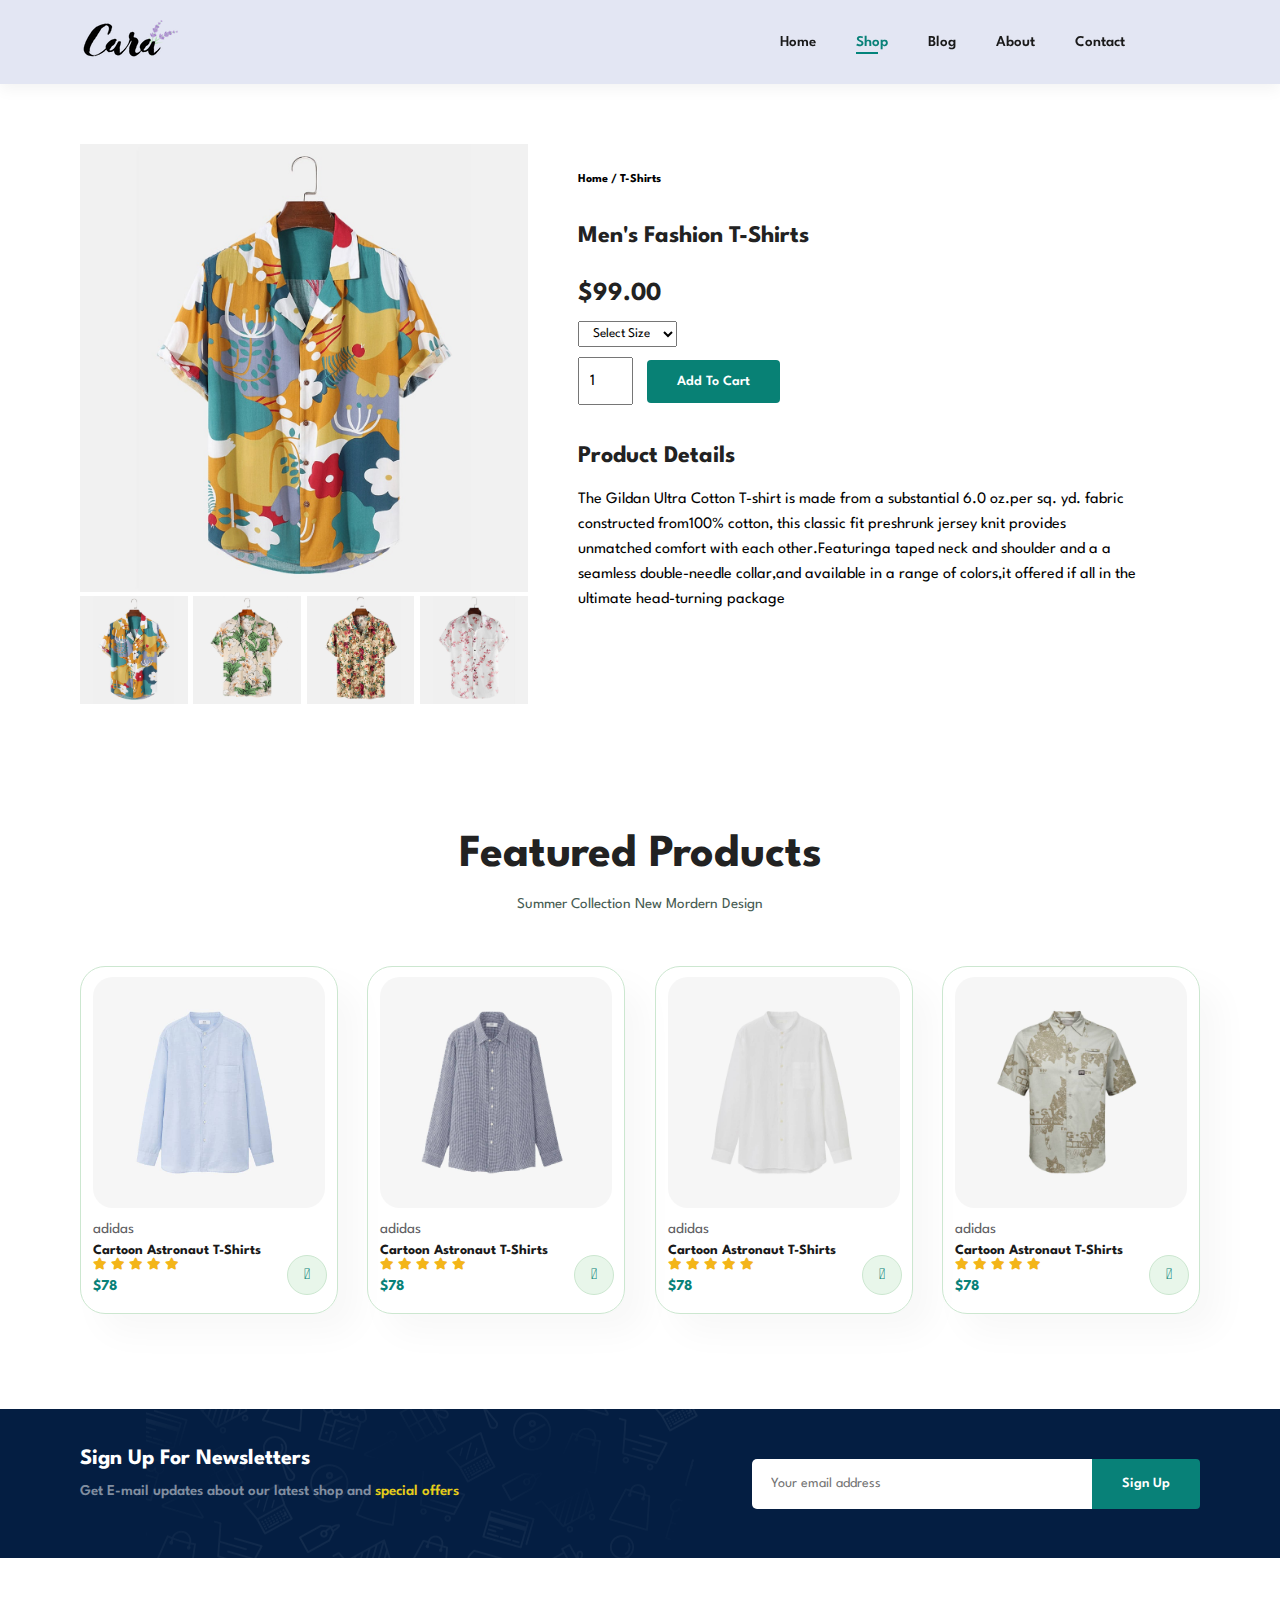
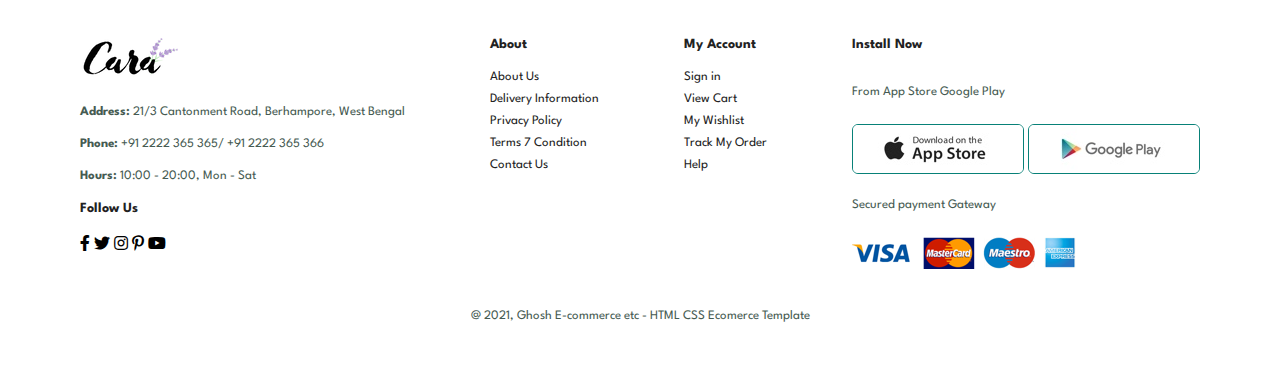
<file: sproduct.html>
<!DOCTYPE html>
<html lang="en">

<head>
    <meta charset="UTF-8">
    <meta http-equiv="X-UA-Compatible" content="IE=edge">
    <meta name="viewport" content="width=device-width, initial-scale=1.0">
    <title>Ghosh E-Commerce website</title>
    <link href="https://pro.fontawesome.com/releases/v5.10.0/css/all.css" rel="stylesheet">
    <link rel="stylesheet" href="style.css">
</head>

<body>

    <section id="header">
        <a href="#"><img src="img/logo.png" class="logo" alt=""></a>
        <div>
            <ul id="navbar">
                <li><a href="index.html">Home</a></li>
                <li><a class="active" href="shop.html">Shop</a></li>
                <li><a href="blog.html">Blog</a></li>
                <li><a href="about.html">About</a></li>
                <li><a href="contact.html">Contact</a></li>
                <li><a href="cart.html"><i class="far fa-shopping-bag"></i></a></li>
            </ul>
        </div>
    </section>

    <section id="product-details" class="section-p1 section-m1">
        <div class="single-pro-img">
            <img src="img/products/f1.jpg" width="100%" id="main-img" alt="">
            <div class="small-img-group">
                <div class="small-img-col">
                    <img src="img/products/f1.jpg" width="100%" class="small-img" alt="">
                </div>
                <div class="small-img-col">
                    <img src="img/products/f2.jpg" width="100%" class="small-img" alt="">
                </div>
                <div class="small-img-col">
                    <img src="img/products/f3.jpg" width="100%" class="small-img" alt="">
                </div>
                <div class="small-img-col">
                    <img src="img/products/f4.jpg" width="100%" class="small-img" alt="">
                </div>
            </div>
        </div>
        <div class="single-pro-details">
            <h6>Home / T-Shirts</h6>
            <h4>Men's Fashion T-Shirts</h4>
            <h2>$99.00</h2>
            <select>
                <option>Select Size</option>
                <option>Small</option>
                <option>Medium</option>
                <option>Large</option>
                <option>XL</option>
                <option>XXL</option>
            </select>
            <input type="number" value="1">
            <Button class="normal">Add To Cart</Button>
            <h4>Product Details</h4>
            <span>The Gildan Ultra Cotton T-shirt is made from a substantial 6.0 oz.per sq.
                yd. fabric constructed from100% cotton, this classic fit preshrunk jersey
                knit provides unmatched comfort with each other.Featuringa taped neck and
                shoulder and a a seamless double-needle collar,and available in a range of
                colors,it offered if all in the ultimate head-turning package</span>
        </div>
    </section>

    <section id="product1" class="section-p1">
        <h2>Featured Products</h2>
        <p>Summer Collection New Mordern Design</p>
        <div class="pro-container">
            <div class="pro">
                <img src="img/products/n1.jpg" alt="">
                <div class="des">
                    <span>adidas</span>
                    <h5>Cartoon Astronaut T-Shirts</h5>
                    <div class="star">
                        <i class="fas fa-star"></i>
                        <i class="fas fa-star"></i>
                        <i class="fas fa-star"></i>
                        <i class="fas fa-star"></i>
                        <i class="fas fa-star"></i>
                    </div>
                    <h4>$78</h4>
                </div>
                <a href="#"><i class="fal fa-shopping-cart cart"></i></a>
            </div>
            <div class="pro">
                <img src="img/products/n2.jpg" alt="">
                <div class="des">
                    <span>adidas</span>
                    <h5>Cartoon Astronaut T-Shirts</h5>
                    <div class="star">
                        <i class="fas fa-star"></i>
                        <i class="fas fa-star"></i>
                        <i class="fas fa-star"></i>
                        <i class="fas fa-star"></i>
                        <i class="fas fa-star"></i>
                    </div>
                    <h4>$78</h4>
                </div>
                <a href="#"><i class="fal fa-shopping-cart cart"></i></a>
            </div>
            <div class="pro">
                <img src="img/products/n3.jpg" alt="">
                <div class="des">
                    <span>adidas</span>
                    <h5>Cartoon Astronaut T-Shirts</h5>
                    <div class="star">
                        <i class="fas fa-star"></i>
                        <i class="fas fa-star"></i>
                        <i class="fas fa-star"></i>
                        <i class="fas fa-star"></i>
                        <i class="fas fa-star"></i>
                    </div>
                    <h4>$78</h4>
                </div>
                <a href="#"><i class="fal fa-shopping-cart cart"></i></a>
            </div>
            <div class="pro">
                <img src="img/products/n4.jpg" alt="">
                <div class="des">
                    <span>adidas</span>
                    <h5>Cartoon Astronaut T-Shirts</h5>
                    <div class="star">
                        <i class="fas fa-star"></i>
                        <i class="fas fa-star"></i>
                        <i class="fas fa-star"></i>
                        <i class="fas fa-star"></i>
                        <i class="fas fa-star"></i>
                    </div>
                    <h4>$78</h4>
                </div>
                <a href="#"><i class="fal fa-shopping-cart cart"></i></a>
            </div>
        </div>
    </section>

    <section id="newsletter" class="section-m1 section-p1">
        <div class="news-text">
            <h4>Sign Up For Newsletters</h4>
            <p>Get E-mail updates about our latest shop and <span>special offers</span></p>
        </div>
        <div class="form">
            <input type="text" placeholder="Your email address">
            <button class="normal">Sign Up</button>
        </div>
    </section>

    <footer class="section-p1">
        <div class="col">
            <img class="logo" src="img/logo.png" alt="">
            <h4Contacth4>
                <p><Strong>Address: </Strong>21/3 Cantonment Road, Berhampore, West Bengal</p>
                <p><Strong>Phone: </Strong>+91 2222 365 365/ +91 2222 365 366</p>
                <p><Strong>Hours: </Strong>10:00 - 20:00, Mon - Sat</p>
                <div class="follow">
                    <h4>Follow Us</h4>
                    <div>
                        <i class="fab fa-facebook-f"></i>
                        <i class="fab fa-twitter"></i>
                        <i class="fab fa-instagram"></i>
                        <i class="fab fa-pinterest-p"></i>
                        <i class="fab fa-youtube"></i>
                    </div>
                </div>
        </div>
        <div class="col">
            <h4>About</h4>
            <a href="#">About Us</a>
            <a href="#">Delivery Information</a>
            <a href="#">Privacy Policy</a>
            <a href="#">Terms 7 Condition</a>
            <a href="#">Contact Us</a>
        </div>
        <div class="col">
            <h4>My Account</h4>
            <a href="#">Sign in</a>
            <a href="#">View Cart</a>
            <a href="#">My Wishlist</a>
            <a href="#">Track My Order</a>
            <a href="#">Help</a>
        </div>
        <div class="col install">
            <h4>Install Now</h4>
            <p>From App Store Google Play</p>
            <div class="row">
                <img src="img/pay/app.jpg" alt="">
                <img src="img/pay/play.jpg" alt="">
            </div>
            <P>Secured payment Gateway</P>
            <img src="img/pay/pay.png" alt="">
        </div>
        <div class="copyright">
            <p>@ 2021, Ghosh E-commerce etc - HTML CSS Ecomerce Template</p>
        </div>
    </footer>

    <script> 
        var mainimg = document.getElementById("main-img");
        var smallimg = document.getElementsByClassName("small-img");

        smallimg[0].onclick = function(){
            mainimg.src = smallimg[0].src;
        }
        smallimg[1].onclick = function(){
            mainimg.src = smallimg[1].src;
        }
        smallimg[2].onclick = function(){
            mainimg.src = smallimg[2].src;
        }
        smallimg[3].onclick = function(){
            mainimg.src = smallimg[3].src;
        }
    </script>

    <script src="script.js"></script>
</body>

</html>
</file>
<file: style.css>
@import url('https://fonts.googleapis.com/css2?family=Spartan:wght@100;200;300;400;500;600;700;800;900&dispaly=swap');

* {
    margin: 0;
    padding: 0;
    box-sizing: border-box;
    font-family: 'Spartan', sans-serif;
}

h1 {
    font-size: 50px;
    line-height: 64px;
    color: #222;
}

h2 {
    font-size: 46px;
    line-height: 54px;
    color: #222;
}

h4 {
    font-size: 24px;
    color: #222;
}

h6 {
    font-weight: 700;
    font-size: 12px;
}

p {
    font-size: 15px;
    color: #465b52;
    margin: 15px 0 20px 0;
}

.section-p1 {
    padding: 40px 80px;
}

.section-m1 {
    margin: 40px 0;
}

button.normal {
    font-size: 14px;
    font-weight: 600;
    padding: 15px 30px;
    color: #000;
    background-color: #fff;
    border-radius: 4px;
    cursor: pointer;
    border: none;
    outline: none;
    transform: 0.3s;
}

button.white {
    font-size: 13px;
    font-weight: 600;
    padding: 11px 18px;
    color: #fff;
    background-color: transparent;
    cursor: pointer;
    border: 1px solid #fff;
    outline: none;
    transform: 0.3s;
}

body {
    width: 100%;
}

/* Header start */

#header {
    display: flex;
    align-items: center;
    justify-content: space-between;
    padding: 20px 80px;
    background-color: #E3E6F3;
    box-shadow: 0 5px 15px rgba(0, 0, 0, 0.05);
    z-index: 999;
    position: sticky;
    top: 0;
    left: 0;
}

#navbar {
    display: flex;
    align-items: center;
    justify-content: space-between;
}

#navbar li {
    list-style: none;
    padding: 0 20px;
    position: relative;
}

#navbar li a {
    text-decoration: none;
    font-size: 15px;
    font-weight: 600;
    color: #1a1a1a;
    transition: 0.3s ease;
}

#navbar li a:hover {
    color: #088178;
}

#navbar li a:hover,
#navbar li a.active {
    color: #088178;
}

#navbar li a.active::after,
#navbar li a:hover::after {
    content: "";
    width: 30%;
    height: 2px;
    background: #03847b;
    position: absolute;
    bottom: -4px;
    left: 20px;
}

#mobile{
    display: none;
    align-items: center;
}

#close{
    display: none;
}


/* Home start */
#hero {
    background-image: url('img/hero4.png');
    height: 85vh;
    width: 100%;
    background-size: cover;
    background-position: top 25% right 0;
    display: flex;
    flex-direction: column;
    align-items: flex-start;
    justify-content: center;
    padding: 80px;
}

#hero h4 {
    padding-bottom: 15px;
}

#hero h1 {
    color: #088178;
}

#hero button {
    background-image: url('img/button.png');
    background-color: transparent;
    color: #088178;
    border: none;
    padding: 14px 80px 15px 70px;
    background-repeat: no-repeat;
    cursor: pointer;
    font-weight: 700;
    font-size: 17px;
}

#feature {
    display: flex;
    text-align: center;
    justify-content: space-between;
    flex-wrap: wrap;
}

#feature .fe-box {
    width: 160px;
    text-align: center;
    padding: 21px 11px;
    box-shadow: 20px 20px 34px rgba(0, 0, 0, 0.03);
    border: 1px solid #cce7d0;
    border-radius: 5px;
    margin: 15px 0;
}

#feature .fe-box :hover {
    box-shadow: 10px 10px 54px rgba(0, 0, 0, 0.03);
}

#feature .fe-box img {
    width: 100%;
    margin-bottom: 10px;
}

#feature .fe-box h6 {
    display: inline-block;
    padding: 8px 10px 7px 8px;
    line-height: 1;
    border-radius: 4px;
    color: #088178;
    background-color: #fddde4;
}

#feature .fe-box:nth-child(2) h6 {
    background-color: #cdebbc;
}

#feature .fe-box:nth-child(3) h6 {
    background-color: #d1e8f2;
}

#feature .fe-box:nth-child(4) h6 {
    background-color: #cdd4f8;
}

#feature .fe-box:nth-child(5) h6 {
    background-color: #f6dbf6;
}

#feature .fe-box:nth-child(6) h6 {
    background-color: #fff2e5;
}

#product1 {
    text-align: center;
}

#product1 .pro {
    width: 23%;
    min-width: 255px;
    padding: 10px 12px;
    border: 1px solid #cce7d0;
    border-radius: 25px;
    cursor: pointer;
    box-shadow: 20px 20px 34px rgba(0, 0, 0, 0.03);
    margin: 15px 0;
    transition: 0.3s ease;
    position: relative;
}

#product1 .pro img {
    width: 100%;
    border-radius: 20px;
}

#product1 .pro :hover {
    box-shadow: 12px 12px 54px rgba(0, 0, 0, 0.06);
}

#product1 .pro .des {
    text-align: start;
    padding: 10px 0;
}

#product1 .pro .des span {
    color: #606063;
    font-size: 15px;
}

#product1 .pro .des h5 {
    color: #1a1a1a;
    padding-top: 7px;
    font-size: 14px;
}

#product1 .pro .des i {
    font-size: 12px;
    color: rgb(243, 181, 25);
}

#product1 .pro .des h4 {
    padding-top: 7px;
    font-size: 15px;
    font-weight: 700;
    color: #088178;
}

#product1 .pro .cart {
    width: 40px;
    height: 40px;
    line-height: 40px;
    border-radius: 50px;
    background-color: #e8f6ea;
    font-weight: 500;
    color: #088178;
    border: 1px solid #cce7d0;
    position: absolute;
    bottom: 18px;
    right: 10px;
}

#product1 .pro-container {
    display: flex;
    justify-content: space-between;
    padding-top: 20px;
    flex-wrap: wrap;
}

#banner {
    display: flex;
    flex-direction: column;
    justify-content: center;
    align-items: center;
    text-align: center;
    background-image: url('img/banner/b2.jpg');
    width: 100%;
    height: 35vh;
}

#banner h4 {
    color: #fff;
    font-size: 16px;
}

#banner h2 {
    font-size: 32px;
    color: #fff;
    padding: 10px 0;
}

#banner h2 span {
    color: #ef3636;
}

#banner p {
    color: #E3E6F3;
    margin-bottom: 15px;
}

#banner button:hover {
    background: #088178;
    color: #fff;
    transition: 0.4s;
}

#sm-banner {
    display: flex;
    justify-content: space-between;
    flex-wrap: wrap;
}

#sm-banner .banner-box {
    display: flex;
    flex-direction: column;
    justify-content: center;
    align-items: flex-start;
    background-image: url("img/banner/b17.jpg");
    width: 543px;
    height: 50vh;
    padding: 30px;
}

#sm-banner .banner-box2 {
    background-image: url('img/banner/b10.jpg');
}

#sm-banner h4 {
    color: #fff;
    font-size: 20px;
    font-weight: 400px;
}

#sm-banner h2 {
    color: #fff;
    font-size: 27px;
    font-weight: 800;
}

#sm-banner span {
    color: #fff;
    font-size: 14px;
    font-weight: 500;
    padding-bottom: 15px;
}


#sm-banner .banner-box:hover button {
    background-color: #088178;
    border: 1px solid #088178;
}

#banner2 {
    display: flex;
    justify-content: space-between;
    flex-wrap: wrap;
    padding: 0 80px;
}


#banner2 .banner-box {
    display: flex;
    flex-direction: column;
    justify-content: center;
    align-items: flex-start;
    background-image: url("img/banner/b7.jpg");
    min-width: 30%;
    height: 30vh;
    background-size: cover;
    background-position: center;
    padding: 20px;
    margin-bottom: 20px;
}

#banner2 .banner-box2 {
    background-image: url("img/banner/b4.jpg");
}

#banner2 .banner-box3 {
    background-image: url("img/banner/b18.jpg");
}

#banner2 h2 {
    color: #fff;
    font-size: 22px;
    font-weight: 900;
}

#banner2 h3 {
    color: rgb(248, 33, 33);
    font-size: 15px;
    font-weight: 800;
}

#newsletter {
    display: flex;
    justify-content: space-between;
    flex-wrap: wrap;
    align-items: center;
    background-image: url('img/banner/b14.png');
    background-repeat: no-repeat;
    background-position: 20% 30%;
    background-color: #041e42;

}

#newsletter h4 {
    font-size: 22px;
    font-weight: 700;
    color: #fff;
}

#newsletter p {
    font-size: 15px;
    font-weight: 600;
    color: #818ea0;
}

#newsletter p span {
    color: #e4cd1a;
}

#newsletter .form {
    display: flex;
    width: 40%;
}

#newsletter input {
    height: 3.125rem;
    padding: 0 1.25em;
    font-size: 14px;
    width: 100%;
    border: 1px solid transparent;
    border-radius: 5px;
    outline: none;
    border-top-right-radius: 0;
    border-bottom-right-radius: 0;
}

#newsletter button {
    background-color: #088178;
    color: #fff;
    white-space: nowrap;
    border-top-left-radius: 0;
    border-bottom-left-radius: 0;
}

footer {
    display: flex;
    flex-wrap: wrap;
    justify-content: space-between;
}

footer .col {
    display: flex;
    flex-direction: column;
    align-items: flex-start;
    margin-bottom: 20px;
}

footer .logo {
    margin-bottom: 13px;
}

footer h4 {
    font-size: 14px;
    padding-bottom: 20px;
}

footer p {
    font-size: 13px;
    margin-bottom: 0 0 8px 0;
}

footer a {
    font-size: 13px;
    text-decoration: none;
    color: #222;
    margin-bottom: 10px;
}

footer.follow {
    margin-top: 20px;
}

footer.follow i {
    color: #465b52;
    padding-right: 4px;
    cursor: pointer;
}

footer .install .row img {
    border: 1px solid #088178;
    border-radius: 6px;
}

footer .install img {
    margin: 6px 0 6px 0;
}

footer .follow i:hover,
footer a:hover {
    color: #088175;
}

footer .copyright {
    width: 100%;
    text-align: center;
}

/*........................................ Shop page ........................................*/

#page-shop {
    background-image: url('img/banner/b1.jpg');
    width: 100%;
    height: 37vh;
    background-size: cover;
    display: flex;
    flex-direction: column;
    justify-content: center;
    text-align: center;
    padding: 14px;
}

#page-shop h2,
#page-shop p {
    color: #fff;
}

#pagination {
    text-align: center;
}

#pagination a {
    text-decoration: none;
    background-color: #088175;
    color: #fff;
    padding: 15px 16px;
    border-radius: 5px;
    font-weight: 600;
}

#pagination a i {
    font-size: 16px;
    font-weight: 600;
}

/* ................................Single product page..................................... */

#product-details {
    display: flex;
    margin-top: 20px;
}

#product-details .single-pro-img {
    width: 40%;
    margin-right: 50px;
}

#product-details .small-img-group {
    display: flex;
    justify-content: space-between;
}

.small-img-col {
    flex-basis: 24%;
    cursor: pointer;
}


.single-pro-details {
    width: 50%;
    padding-top: 30px;
}

#product-details .single-pro-details h4 {
    padding: 40px 0 20px 0;
}

#product-details .single-pro-details h2 {
    font-size: 26px;
}

#product-details .single-pro-details select {
    display: block;
    padding: 5px 10px;
    margin-bottom: 10px;
}

#product-details .single-pro-details input {
    width: 55px;
    height: 48px;
    padding-left: 10px;
    font-size: 16px;
    margin-right: 10px;
}

#product-details .single-pro-details input :focus {
    outline: none;
}

#product-details .single-pro-details button {
    background-color: #088175;
    color: #fff;
}

#product-details .single-pro-details span {
    line-height: 25px;
}


/* ...................................... Blog page ....................................*/

#page-blog {
    background-image: url('img/banner/b19.jpg');
    width: 100%;
    height: 36vh;
    background-size: cover;
    display: flex;
    flex-direction: column;
    justify-content: center;
    text-align: center;
    padding: 14px;
}

#page-blog h2,
#page-blog p {
    color: #fff;
}

#blog {
    padding: 150px 150px 0 150px;
}

#blog .blog-box {
    display: flex;
    align-items: center;
    width: 100%;
    position: relative;
    padding-bottom: 90px;
}

#blog .blog-img {
    width: 50%;
    margin-right: 30px;
}

#blog img {
    width: 100%;
    height: 300px;
    background-size: cover;
}

#blog .blog-details {
    width: 50%;
}

#blog .blog-details a {
    text-decoration: none;
    font-size: 12px;
    font-weight: 700;
    color: #000;
    position: relative;
}

#blog .blog-details a::after {
    content: "";
    width: 50px;
    height: 1px;
    background-color: #000;
    position: absolute;
    top: 4px;
    ruby-overhang: -60px;
}

#blog .blog-details a:hover {
    color: #088178;
    transform: 0.5s;
}

#blog .blog-details a:hover::after {
    background-color: #088178;
}

#blog .blog-box h1 {
    position: absolute;
    top: -40px;
    left: 0;
    font-size: 70px;
    font-weight: 700;
    color: #c9cbce;
    z-index: -9;
}

/* ................................. About page .....................................*/

#page-header {
    background-image: url('img/about/banner.png');
    width: 100%;
    height: 36vh;
    background-size: cover;
    display: flex;
    flex-direction: column;
    justify-content: center;
    text-align: center;
    padding: 14px;
}

#page-header h2,
#page-header p {
    color: #fff;
}

#about-head {
    display: flex;
    align-items: center;
}

#about-head img {
    width: 50%;
    height: auto;
}

#about-head .head-details {
    padding-left: 42px;
}

#about-app {
    text-align: center;
}

#about-app .video {
    width: 69%;
    height: 100%;
    margin: 25px auto 0 auto;
}

#about-app .video video {
    width: 100%;
    height: 100%;
    border-radius: 20px;
}

/*.................................... Contact page .......................................*/

#about-contact {
    display: flex;
    align-items: center;
    justify-content: space-between;
}

#about-contact .contact-details {
    width: 43%;
}

#about-contact .contact-details span,
#form-details form span {
    font-size: 12px;
}

#about-contact .contact-details h2,
#form-details form h2 {
    font-size: 25px;
    line-height: 35px;
    padding: 18px 0;
}

#about-contact .contact-details h3 {
    font-size: 16px;
    padding-bottom: 14px;
}

#about-contact .contact-details li {
    list-style: none;
    display: flex;
    padding: 10px 0;
}

#about-contact .contact-details li i {
    font-size: 14px;
    padding-right: 22px;
}

#about-contact .contact-details li p {
    font-size: 14px;
    margin: 0;
}

#about-contact .map {
    width: 52%;
    height: 410px;
}

#about-contact .map iframe {
    width: 100%;
    height: 100%;
}

#form-details {
    display: flex;
    justify-content: space-between;
    padding: 80px;
    margin: 30px;
    border: 1px solid #b7b1b1;
}

#form-details form {
    width: 65%;
    display: flex;
    align-items: flex-start;
    flex-direction: column;
    margin-right: 30px;
}

#form-details form input,
#form-details form textarea {
    width: 100%;
    padding: 12px 15px;
    outline: none;
    margin-bottom: 20px;
    border: 1px solid #dad8d8;
}

#form-details form button {
    color: #fff;
    background-color: #088178;
}

#form-details .member div {
    display: flex;
    align-items: flex-start;
    padding-bottom: 25px;
}

#form-details .member img {
    width: 75px;
    height: 75px;
    object-fit: cover;
    margin-right: 15px;
}

#form-details .member p {
    margin: 0;
    font-size: 14px;
    line-height: 25px;
}

#form-details .member p span {
    display: block;
    color: #000;
    font-size: 16px;
    font-weight: 500;
}


/* Cart page */

#cart{
    overflow-x: auto;
}

#cart table {
    width: 100%;
    border-collapse: collapse;
    table-layout: fixed;
    white-space: nowrap;
}

#cart table img {
    width: 70px;
}

#cart table td:nth-child(1) {
    width: 100px;
    text-align: center;
}

#cart table td:nth-child(2) {
    width: 150px;
    text-align: center;
}

#cart table td:nth-child(3) {
    width: 250px;
    text-align: center;
}

#cart table td:nth-child(4),
#cart table td:nth-child(5),
#cart table td:nth-child(6) {
    width: 150px;
    text-align: center;
}

#cart table td:nth-child(5) input {
    width: 65px;
    padding: 10px 5px 10px 15px;
}

#cart table thead {
    border: 1px solid rgb(177, 168, 168);
    border-left: none;
    border-right: none;
}

#cart table thead td {
    text-transform: uppercase;
    font-weight: 700;
    font-size: 14px;
    padding: 16px 0;
}

#cart table tbody tr td {
    padding-top: 18px;
}

#cart table tbody td {
    font-size: 15px;
}

#coupon {
    display: flex;
    flex-wrap: wrap;
    justify-content: space-between;
    border: 1px solid #cad6c9;
    padding: 30px;
    margin: 80px;
}

#coupon .discount {
    margin-top: 50px;
    width: 50%;
    margin-bottom: 30px;
}

#coupon .discount h3 {
    padding-bottom: 15px;
}

#coupon .discount input {
    width: 60%;
    padding: 10px 20px;
    outline: none;
    margin-right: 10px;
    border: 1px solid #e1e9e2;
}

#coupon .discount button,
#coupon .total button {
    background-color: #088178;
    color: #fff;
    padding: 10px 20px;
}

#coupon .total {
    width: 50%;
    border: 1px solid #cad6c9;
    padding: 30px;
    margin-bottom: 30px;
}

#coupon .total table {
    border-collapse: collapse;
    width: 100%;
    margin-bottom: 20px;
}

#coupon .total h3 {
    margin-bottom: 15px;
}

#coupon .total table td {
    border: 1px solid #cad6c9;
    width: 50%;
    padding: 10px;
    font-size: 14px;
}

/* -----------------------------  MEDIA QUERY PORTION  ------------------------------------ */
/* --------------------------------------------------------------------------------------------------- */


/* ------------------------------ FOR MEDIUM SCREEN DEVICES ---------------------------- */


 /* --------------------- HOME PAGE ----------------------*/

@media (max-width :799px){
    .section-p1{
        padding: 40px 40px;
    }
    
    #navbar {
        display: flex;
        flex-direction: column;
        align-items: flex-start;
        justify-content: flex-start;
        position: fixed;
        top: 0;
        right: -300px;
        height: 100vh;
        width: 300px;
        background-color: #E3E6F3;
        box-shadow: 0 40px 60px rgba(0, 0, 0, 0.1);
        padding: 80px 0 0 10px;
        transition: 0.4s;
    }

    #navbar.active {
        right: 0px;
    }
    
    #navbar li{
        margin-bottom: 20px;
    }
    
    #mobile{
        display: flex;
        align-items: center;
    }
    
    #mobile i{
        color: #1a1a1a;
        font-size: 24px;
        padding-left: 20px;
    }
    
    #close{
        display: initial;
        position: absolute;
        top: 30px;
        left: 30px;
        font-size: 24px;
        color: #222;
    }
    
    #lg-bag{
        display: none;
    }
    
    #hero {
        height: 70vh;
        padding:  0 80px;
        background-position: top 30% right 30%;
    }

    #feature {
        justify-content: center;
    }
    
    #feature .fe-box {
        margin: 15px 15px;
    }
    
    #product1 .pro-container {
        justify-content: center;
    }
    
    #product1 .pro {
        margin: 15px;
    }
    
    #banner {
        height: 25vh;
    }
    
    #sm-banner .banner-box {
        width: 100%;
        height: 30vh;
    }
    
    #sm-banner .banner-box2 {
        margin-top: 20px;
    }

    #banner2 {
        padding: 0 40px;
    }

    #banner2 .banner-box {
        width: 100%;
    }

    #banner2 .banner-box {
        min-width: 50%;
        
    }

    #banner2 h2{
        font-size: 25px;    
    }

    #banner2 h3{
        font-size: 20px;    
    }
    
    #newsletter .form {
        width: 70%;
    }

    /* --------------- SINGLE PRODUCT page --------------- */
    
    /* NO UPDATE REQUIRED*/
    
    
    /* ------------------ BLOG PAGE --------------------- */

    #blog {
        padding: 100px 40px 0 40px;
    }
    
    
    /* --------------------- ABOUT PAGE ----------------------*/
    
    #about-contact .contact-details {
        width: 40%;
    }

    #about-contact {
        padding-right: 205px;
    }
    #about-contact .map {
        width: 50%;
        padding-right: 20px;
    }


    /* ---------------------CONTACT US PAGE ----------------------*/
    
    
    #about-contact {
        padding: 30px;
        margin-bottom: 40px;
    }
    
    #about-contact .contact-details {
        width: 100%;
    }
    
    #about-contact .map {
        width: 100%;
        padding-right: 5px;
    }

    #form-details {
        padding: 40px;
    }

    #form-details form {
        width: 70%;
    }
    

    /* ------------------------ CART PAGE ------------------------ */
    
    /* NO UPDATE REQUIRED*/
    


}






/* -------------------------------------------FOR SMALL SCREEN DEVICES-------------------------------------------- */

/* ----------------------- HOME PAGE --------------------- */


@media (max-width :477px){
    .section-p1 {
        padding: 20px;
    }
    #header {
        padding: 10px 30px;
    }

    h1{
        font-size: 38px;
    }
    
    h2{
        font-size: 32px;
    }

    #hero {
        padding: 0 20px;
        background-position: 65%;
    }
    
    #feature {
        justify-content: space-between;
    }
    
    #feature .fe-box {
        width: 155px;
        margin: 0 0 15px 0;
    }
    
    #product1 .pro {
        width: 100%;
    }

    #banner {
        height: 40vh;
    }
    
    #sm-banner .banner-box {
        background-position: top 25% right 45%;
        height: 40vh;
    }
    
    #sm-banner .banner-box2 {
        margin-top: 20px;
    }
    
    #banner2 {
        padding: 0 20px;
    }
    
    #banner2 h2{
        font-size: 22px;    
    }

    #banner2 h3{
        font-size: 17px;    
    }
    
    #banner2 .banner-box {
        width: 100%;
    }

    #newsletter .form {
        width: 100%;
    }

    #newsletter {
        padding: 40px 20px;
    }

    
    
    /*---------------- SINGLE PRODUCT PAGE --------------*/
    
    #product-details {
        display: flex;
        flex-direction: column;
    }

    #product-details .single-pro-img {
        width: 100%;
    }

    #product-details .single-pro-details {
        width: 100%;
    }


    /* --------------------- BLOG PAGE ----------------------*/
    
    #blog .blog-box {
        display: flex;
        flex-direction: column;
        align-items: flex-start;
    }
    
    #blog {
        padding: 100px 20px 0 20px;
    }
    
    #blog .blog-img {
        width: 100%;
        margin-right: 0px;
        margin-bottom: 10px;
    }
    
    #blog .blog-details {
        width: 100%;
    }
    
    /* --------------------- ABOUT US PAGE ----------------------*/
    
    #about-head {
        display: flex;
        flex-direction: column;
    }
    
    #about-head img {
        width: 100%;
        margin-bottom: 20px;
    }
    
    #about-head .head-details {
        padding-left: 0px;
    }

    #about-app .video {
        width: 100%;
    }


    /* ---------------------CONTACT US PAGE ----------------------*/

    #about-contact {
        display: flex;
        flex-direction: column;
    }

    #about-contact .contact-details {
        width: 100%;
        margin-bottom: 20px;
    }

    #about-contact .map {
        width: 100%;
    }

    #form-details {
        margin: 15px;
        flex-wrap: wrap;
        padding: 30px 15px;
    }

    #form-details form {
        width: 100%;
        margin-bottom: 40px;
    }


    /* --------------------- CART PAGE ----------------------*/


    #coupon {
        flex-direction: column;
        margin-left: 10px;
        margin-right: 10px;
        padding: 0px 20px 10px 20px;
    }

    #coupon .discount {
        width: 100%;
        margin-bottom: 50px;
    }

    #coupon .total {
        width: 100%;
    }
    

    
    /* testing 1 */
</file>
